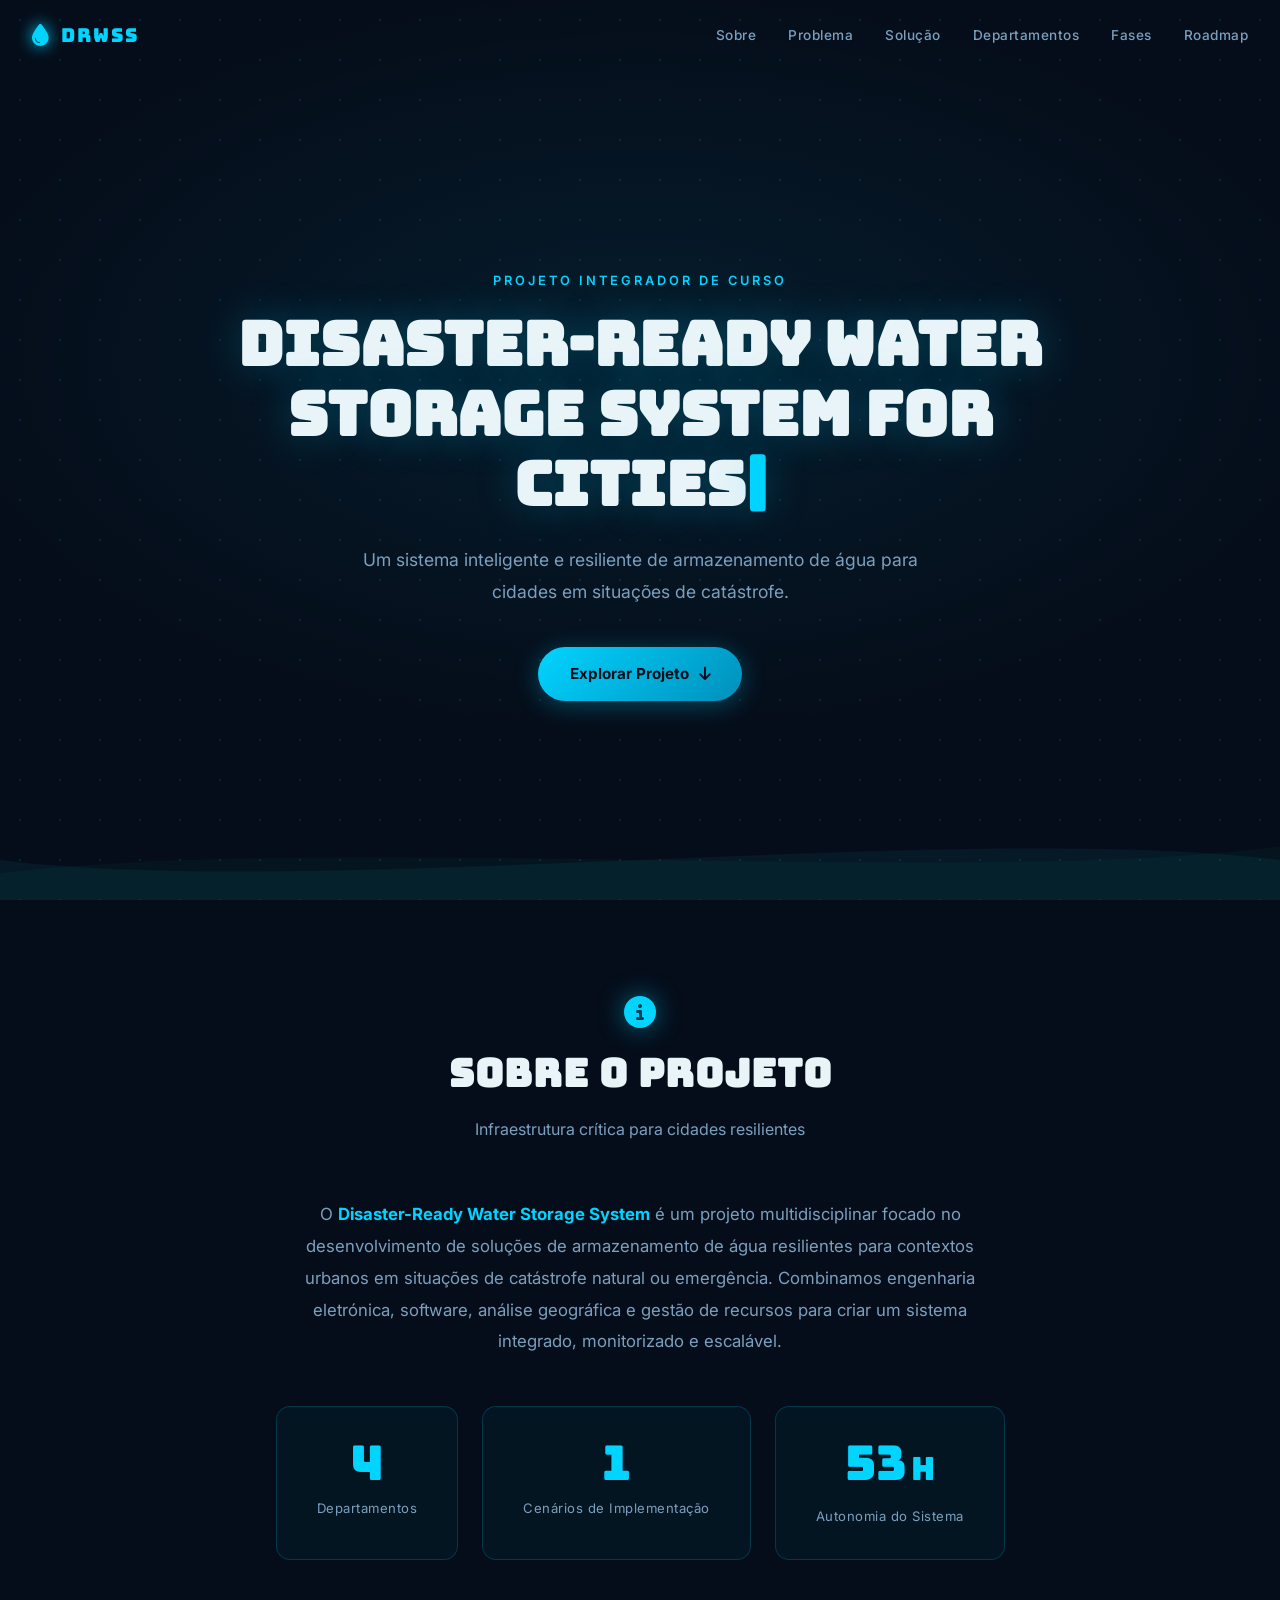
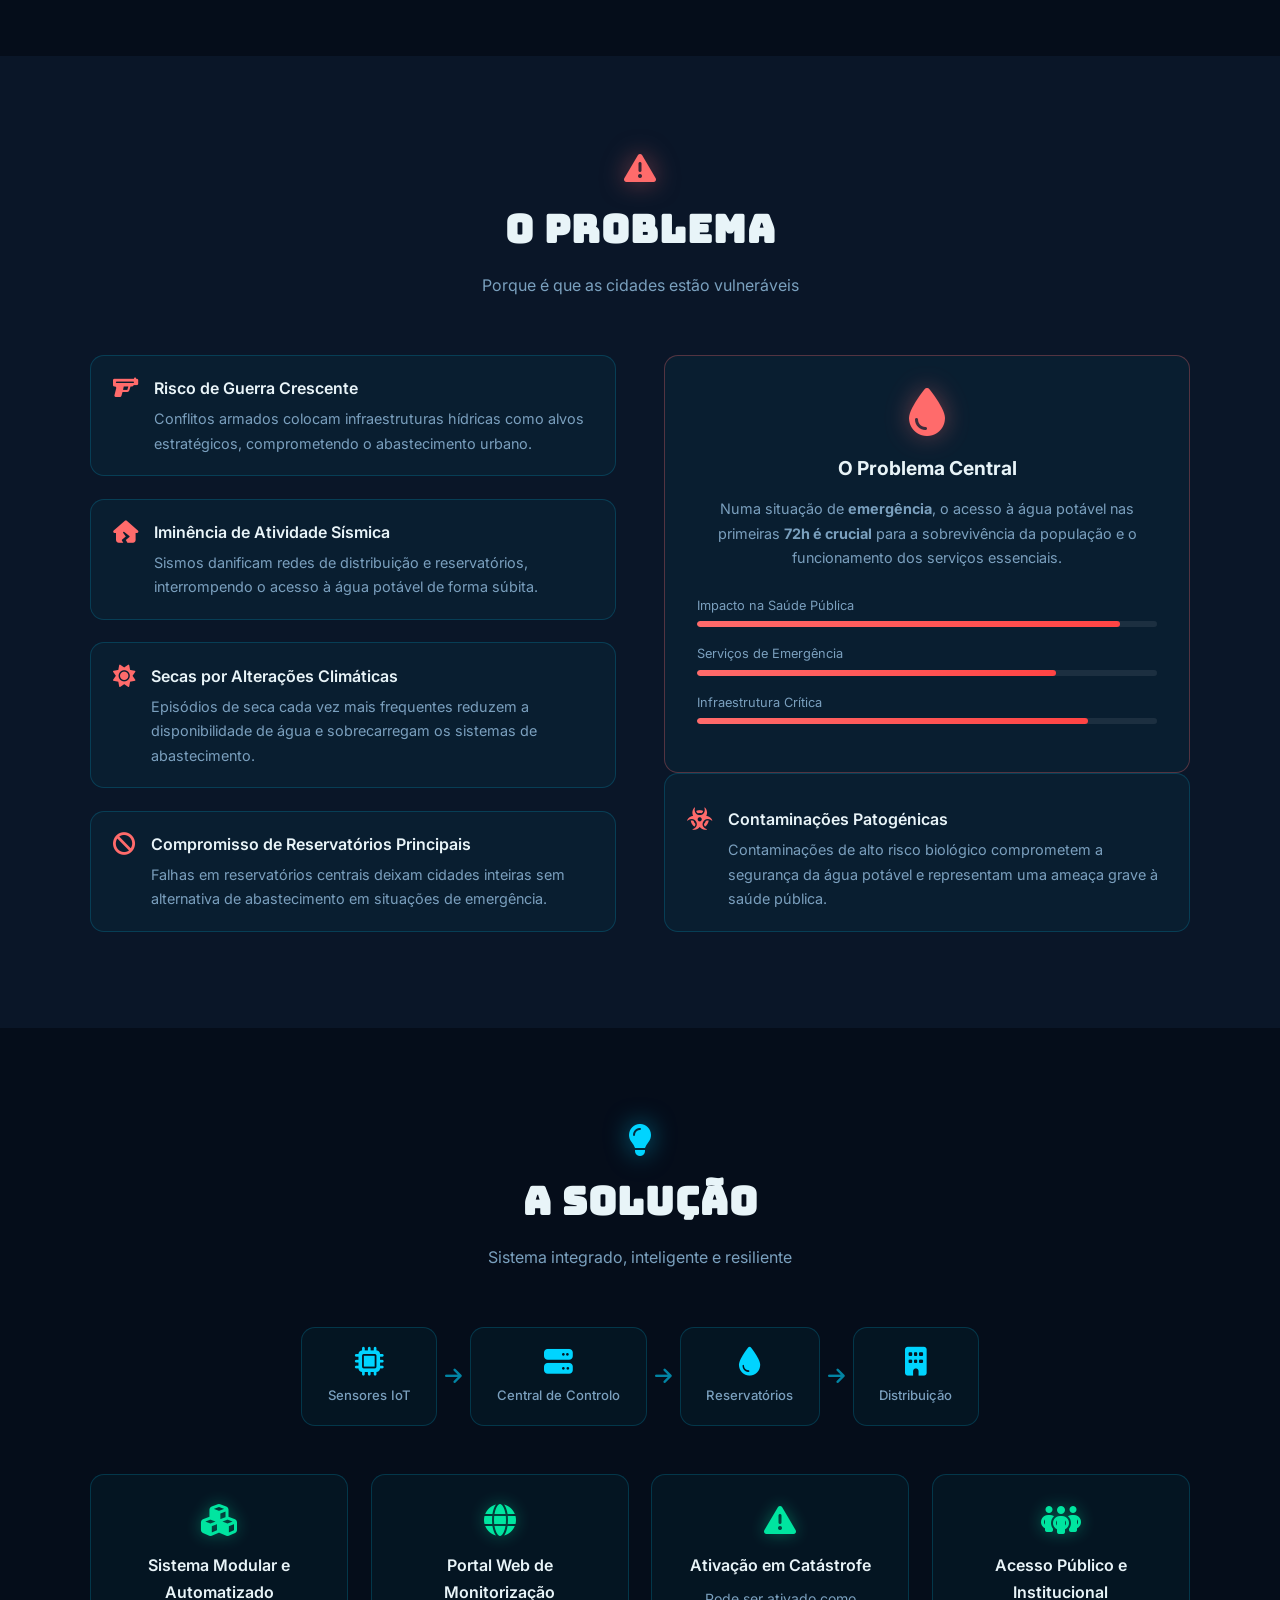
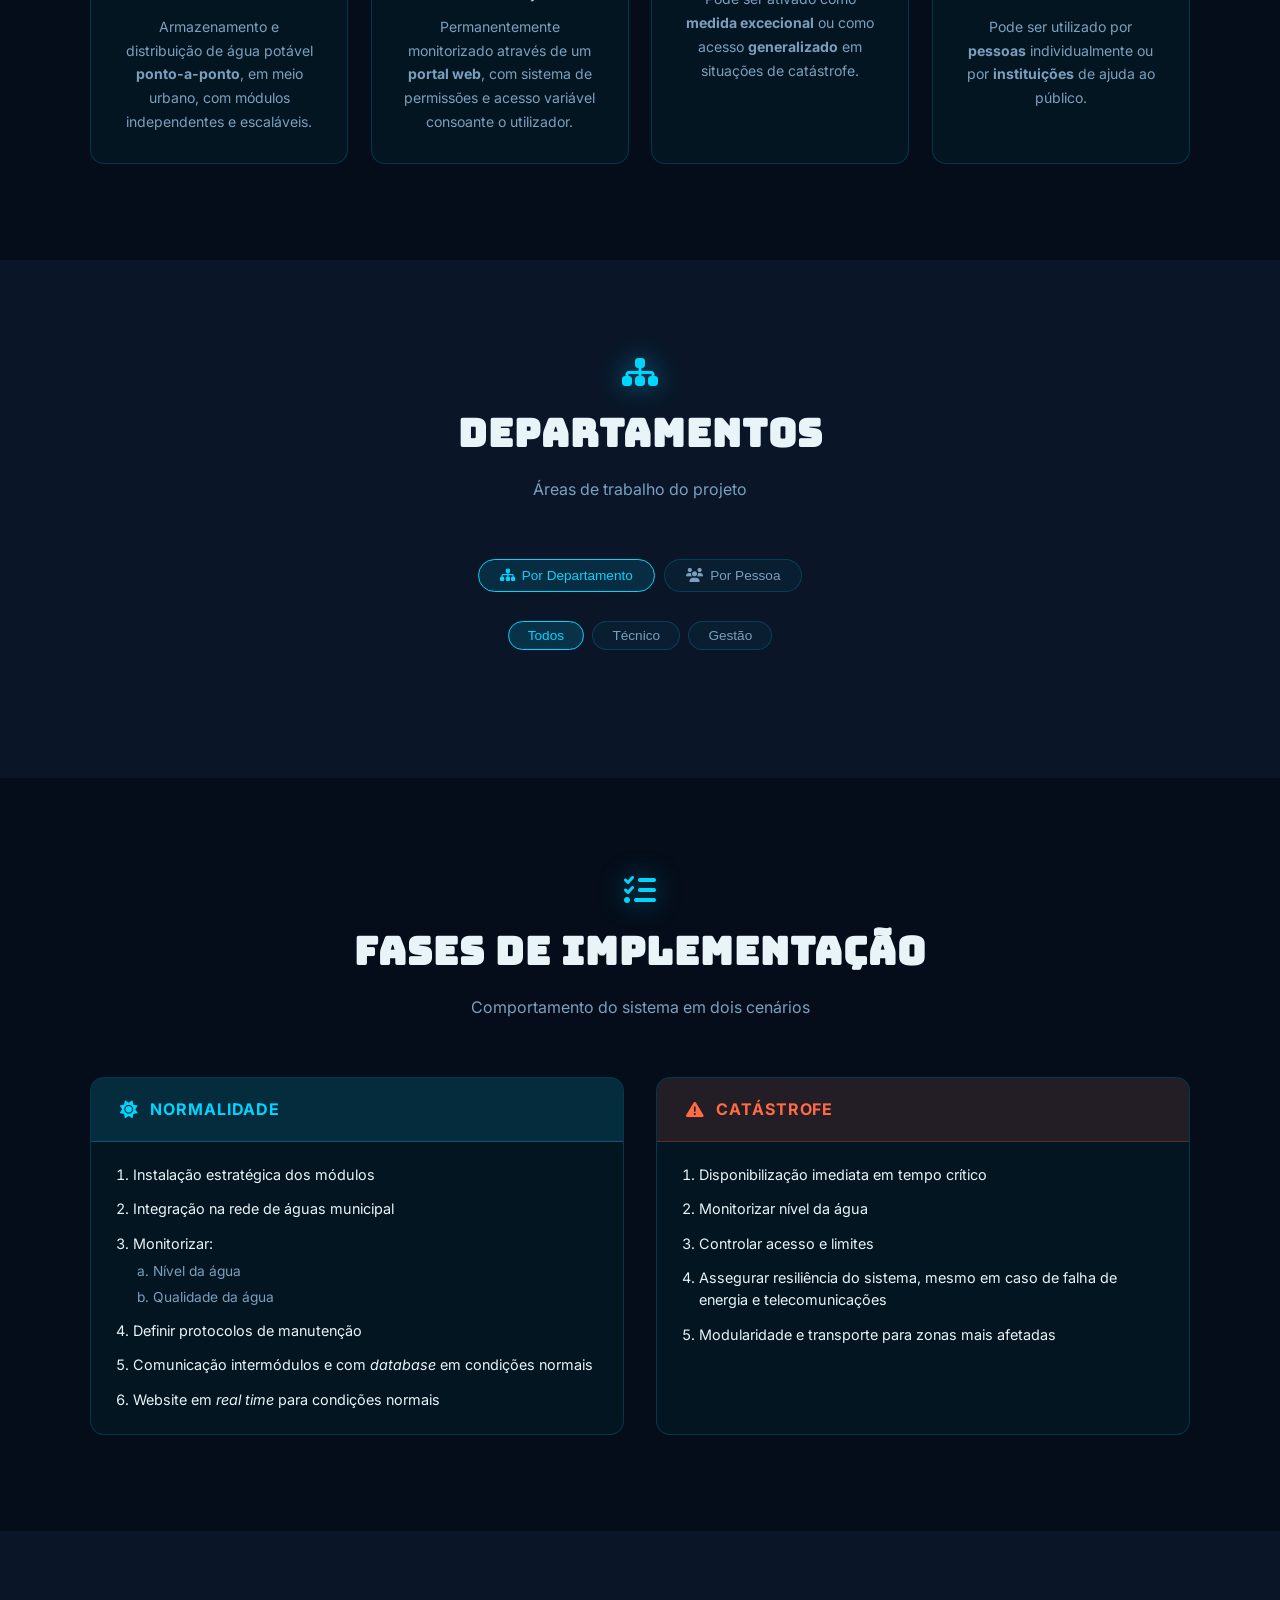
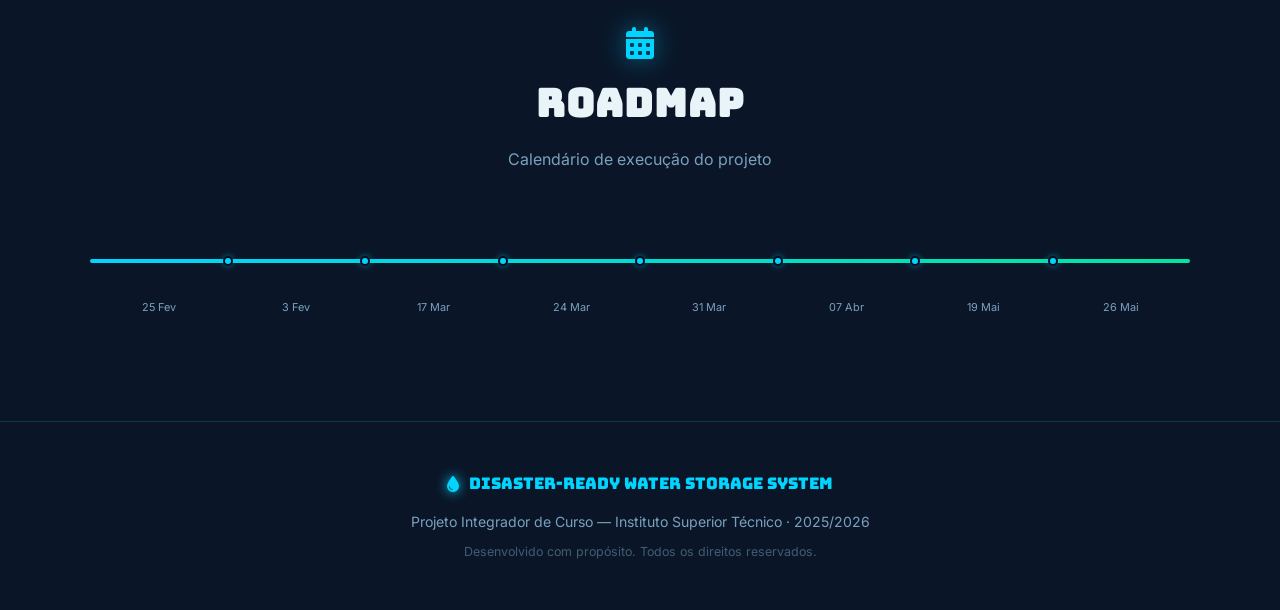
<file: main_page.html>
<!DOCTYPE html>
<html lang="pt">
<head>
    <meta charset="UTF-8">
    <meta name="viewport" content="width=device-width, initial-scale=1.0">
    <title>Disaster-Ready Water Storage System for Cities</title>

    <link rel="stylesheet" href="./style.css" />

    <!-- Google Fonts -->
    <link rel="preconnect" href="https://fonts.googleapis.com">
    <link rel="preconnect" href="https://fonts.gstatic.com" crossorigin>
    <link href="https://fonts.googleapis.com/css2?family=Bungee&family=Inter:wght@300;400;500;600;700&display=swap" rel="stylesheet">

    <!-- Font Awesome Icons -->
    <link rel="stylesheet" href="https://cdnjs.cloudflare.com/ajax/libs/font-awesome/6.5.0/css/all.min.css">

    <!-- AOS Animate On Scroll -->
    <link rel="stylesheet" href="https://cdn.jsdelivr.net/npm/aos@2.3.4/dist/aos.css">
</head>
<body>

    <!-- ===== NAVBAR ===== -->
    <nav class="navbar" id="navbar">
        <div class="nav-logo">
            <i class="fa-solid fa-droplet"></i>
            <span>DRWSS</span>
        </div>
        <ul class="nav-links">
            <li><a href="#about">Sobre</a></li>
            <li><a href="#problem">Problema</a></li>
            <li><a href="#solution">Solução</a></li>
            <li><a href="#departments">Departamentos</a></li>
            <li><a href="#phases">Fases</a></li>
            <li><a href="#roadmap">Roadmap</a></li>
        </ul>
        <button class="nav-menu-btn" id="menuBtn">
            <i class="fa-solid fa-bars"></i>
        </button>
    </nav>

    <!-- ===== HERO ===== -->
    <section class="hero" id="hero">
        <div class="hero-content">
            <p class="hero-label">Projeto Integrador de Curso</p>
            <h1 class="hero-title">
                <span class="typewriter" id="typewriter"></span>
            </h1>
            <p class="hero-subtitle">
                Um sistema inteligente e resiliente de armazenamento de água para cidades em situações de catástrofe.
            </p>
            <a href="#about" class="btn-primary">
                Explorar Projeto <i class="fa-solid fa-arrow-down"></i>
            </a>
        </div>
        <div class="hero-waves">
            <svg viewBox="0 0 1440 120" preserveAspectRatio="none">
                <path class="wave wave1" d="M0,60 C360,120 1080,0 1440,60 L1440,120 L0,120 Z"/>
                <path class="wave wave2" d="M0,80 C360,20 1080,100 1440,40 L1440,120 L0,120 Z"/>
            </svg>
        </div>
    </section>

    <!-- ===== ABOUT ===== -->
    <section class="section" id="about">
        <div class="container">
            <div class="section-header" data-aos="fade-up">
                <i class="fa-solid fa-circle-info section-icon"></i>
                <h2 class="section-title">Sobre o Projeto</h2>
                <p class="section-subtitle">Infraestrutura crítica para cidades resilientes</p>
            </div>
            <p class="about-text" data-aos="fade-up" data-aos-delay="100">
                O <strong>Disaster-Ready Water Storage System</strong> é um projeto multidisciplinar focado no desenvolvimento de
                soluções de armazenamento de água resilientes para contextos urbanos em situações de catástrofe natural ou emergência.
                Combinamos engenharia eletrónica, software, análise geográfica e gestão de recursos para criar um sistema
                integrado, monitorizado e escalável.
            </p>
            <div class="metrics-grid" data-aos="fade-up" data-aos-delay="200">
                <div class="metric-card">
                    <span class="metric-value" data-target="6">0</span>
                    <span class="metric-label">Departamentos</span>
                </div>
                <div class="metric-card">
                    <span class="metric-value" data-target="2">0</span>
                    <span class="metric-label">Cenários de Implementação</span>
                </div>
                <div class="metric-card">
                    <span class="metric-value" data-target="72">0</span>
                    <span class="metric-suffix">h</span>
                    <span class="metric-label">Autonomia do Sistema</span>
                </div>
            </div>
        </div>
    </section>

    <!-- ===== PROBLEM ===== -->
    <section class="section section-alt" id="problem">
        <div class="container">
            <div class="section-header" data-aos="fade-up">
                <i class="fa-solid fa-triangle-exclamation section-icon accent-red"></i>
                <h2 class="section-title">O Problema</h2>
                <p class="section-subtitle">Porque é que as cidades estão vulneráveis</p>
            </div>
            <div class="two-col">
                <div class="problem-list" data-aos="fade-right">
                    <div class="problem-item">
                        <i class="fa-solid fa-gun"></i>
                        <div>
                            <h3>Risco de Guerra Crescente</h3>
                            <p>Conflitos armados colocam infraestruturas hídricas como alvos estratégicos, comprometendo o abastecimento urbano.</p>
                        </div>
                    </div>
                    <div class="problem-item">
                        <i class="fa-solid fa-house-crack"></i>
                        <div>
                            <h3>Iminência de Atividade Sísmica</h3>
                            <p>Sismos danificam redes de distribuição e reservatórios, interrompendo o acesso à água potável de forma súbita.</p>
                        </div>
                    </div>
                    <div class="problem-item">
                        <i class="fa-solid fa-sun"></i>
                        <div>
                            <h3>Secas por Alterações Climáticas</h3>
                            <p>Episódios de seca cada vez mais frequentes reduzem a disponibilidade de água e sobrecarregam os sistemas de abastecimento.</p>
                        </div>
                    </div>
                    <div class="problem-item">
                        <i class="fa-solid fa-ban"></i>
                        <div>
                            <h3>Compromisso de Reservatórios Principais</h3>
                            <p>Falhas em reservatórios centrais deixam cidades inteiras sem alternativa de abastecimento em situações de emergência.</p>
                        </div>
                    </div>
                </div>
                <div class="problem-visual" data-aos="fade-left">
                    <div class="problem-card-big">
                        <i class="fa-solid fa-droplet"></i>
                        <h3>O Problema Central</h3>
                        <p>Numa situação de <strong>emergência</strong>, o acesso à água potável nas primeiras <strong>72h é crucial</strong> para a sobrevivência da população e o funcionamento dos serviços essenciais.</p>
                        <div class="impact-bar">
                            <span>Impacto na Saúde Pública</span>
                            <div class="bar"><div class="bar-fill" style="--pct: 92%"></div></div>
                        </div>
                        <div class="impact-bar">
                            <span>Serviços de Emergência</span>
                            <div class="bar"><div class="bar-fill" style="--pct: 78%"></div></div>
                        </div>
                        <div class="impact-bar">
                            <span>Infraestrutura Crítica</span>
                            <div class="bar"><div class="bar-fill" style="--pct: 85%"></div></div>
                        </div>
                    </div>
                    <div class="problem-item" data-aos="fade-left" data-aos-delay="100">
                        <i class="fa-solid fa-biohazard"></i>
                        <div>
                            <h3>Contaminações Patogénicas</h3>
                            <p>Contaminações de alto risco biológico comprometem a segurança da água potável e representam uma ameaça grave à saúde pública.</p>
                        </div>
                    </div>
                </div>
            </div>
        </div>
    </section>

    <!-- ===== SOLUTION ===== -->
    <section class="section" id="solution">
        <div class="container">
            <div class="section-header" data-aos="fade-up">
                <i class="fa-solid fa-lightbulb section-icon"></i>
                <h2 class="section-title">A Solução</h2>
                <p class="section-subtitle">Sistema integrado, inteligente e resiliente</p>
            </div>
            <div class="solution-diagram" data-aos="fade-up" data-aos-delay="100">
                <div class="diagram-node node-sensor">
                    <i class="fa-solid fa-microchip"></i>
                    <span>Sensores IoT</span>
                </div>
                <div class="diagram-arrow"><i class="fa-solid fa-arrow-right"></i></div>
                <div class="diagram-node node-main">
                    <i class="fa-solid fa-server"></i>
                    <span>Central de Controlo</span>
                </div>
                <div class="diagram-arrow"><i class="fa-solid fa-arrow-right"></i></div>
                <div class="diagram-node node-storage">
                    <i class="fa-solid fa-droplet"></i>
                    <span>Reservatórios</span>
                </div>
                <div class="diagram-arrow"><i class="fa-solid fa-arrow-right"></i></div>
                <div class="diagram-node node-city">
                    <i class="fa-solid fa-building"></i>
                    <span>Distribuição</span>
                </div>
            </div>
            <div class="solution-cards" data-aos="fade-up" data-aos-delay="200">
                <div class="sol-card">
                    <i class="fa-solid fa-cubes"></i>
                    <h3>Sistema Modular e Automatizado</h3>
                    <p>Armazenamento e distribuição de água potável <strong>ponto-a-ponto</strong>, em meio urbano, com módulos independentes e escaláveis.</p>
                </div>
                <div class="sol-card">
                    <i class="fa-solid fa-globe"></i>
                    <h3>Portal Web de Monitorização</h3>
                    <p>Permanentemente monitorizado através de um <strong>portal web</strong>, com sistema de permissões e acesso variável consoante o utilizador.</p>
                </div>
                <div class="sol-card">
                    <i class="fa-solid fa-triangle-exclamation"></i>
                    <h3>Ativação em Catástrofe</h3>
                    <p>Pode ser ativado como <strong>medida excecional</strong> ou como acesso <strong>generalizado</strong> em situações de catástrofe.</p>
                </div>
                <div class="sol-card">
                    <i class="fa-solid fa-people-group"></i>
                    <h3>Acesso Público e Institucional</h3>
                    <p>Pode ser utilizado por <strong>pessoas</strong> individualmente ou por <strong>instituições</strong> de ajuda ao público.</p>
                </div>
            </div>
        </div>
    </section>

    <!-- ===== DEPARTMENTS ===== -->
    <section class="section section-alt" id="departments">
        <div class="container">
            <div class="section-header" data-aos="fade-up">
                <i class="fa-solid fa-sitemap section-icon"></i>
                <h2 class="section-title">Departamentos</h2>
                <p class="section-subtitle">Áreas de trabalho do projeto</p>
            </div>

            <!-- Tabs de vista -->
            <div class="dept-tabs" id="deptTabs" data-aos="fade-up" data-aos-delay="50">
                <button class="dept-tab active" data-view="dept">
                    <i class="fa-solid fa-sitemap"></i> Por Departamento
                </button>
                <button class="dept-tab" data-view="person">
                    <i class="fa-solid fa-users"></i> Por Pessoa
                </button>
            </div>

            <!-- Vista: Por Departamento -->
            <div id="deptView">
                <div class="dept-filter" id="deptFilter" data-aos="fade-up" data-aos-delay="100">
                    <button class="btn-filter active" data-filter="all">Todos</button>
                    <button class="btn-filter" data-filter="tecnico">Técnico</button>
                    <button class="btn-filter" data-filter="gestao">Gestão</button>
                </div>
                <div class="dept-grid" id="deptGrid">
                    <!-- cards inseridos pelo script.js -->
                </div>
            </div>

            <!-- Vista: Por Pessoa -->
            <div id="personView" style="display:none">
                <div class="team-grid" id="personGridDept" data-aos="fade-up" data-aos-delay="100">
                    <!-- cards gerados por script.js -->
                </div>
            </div>
        </div>
    </section>

    <!-- ===== IMPLEMENTATION PHASES ===== -->
    <section class="section" id="phases">
        <div class="container">
            <div class="section-header" data-aos="fade-up">
                <i class="fa-solid fa-list-check section-icon"></i>
                <h2 class="section-title">Fases de Implementação</h2>
                <p class="section-subtitle">Comportamento do sistema em dois cenários</p>
            </div>
            <div class="phases-grid">
                <div class="phase-col normalidade" data-aos="fade-right" data-aos-delay="100">
                    <div class="phase-col-header">
                        <i class="fa-solid fa-sun"></i>
                        <h3>Normalidade</h3>
                    </div>
                    <ol class="phase-list">
                        <li>Instalação estratégica dos módulos</li>
                        <li>Integração na rede de águas municipal</li>
                        <li>
                            Monitorizar:
                            <ul class="phase-sublist">
                                <li>Nível da água</li>
                                <li>Qualidade da água</li>
                            </ul>
                        </li>
                        <li>Definir protocolos de manutenção</li>
                        <li>Comunicação intermódulos e com <em>database</em> em condições normais</li>
                        <li>Website em <em>real time</em> para condições normais</li>
                    </ol>
                </div>
                <div class="phase-col catastrofe" data-aos="fade-left" data-aos-delay="100">
                    <div class="phase-col-header">
                        <i class="fa-solid fa-triangle-exclamation"></i>
                        <h3>Catástrofe</h3>
                    </div>
                    <ol class="phase-list">
                        <li>Disponibilização imediata em tempo crítico</li>
                        <li>Monitorizar nível da água</li>
                        <li>Controlar acesso e limites</li>
                        <li>Assegurar resiliência do sistema, mesmo em caso de falha de energia e telecomunicações</li>
                        <li>Modularidade e transporte para zonas mais afetadas</li>
                    </ol>
                </div>
            </div>
        </div>
    </section>

    <!-- ===== ROADMAP ===== -->
    <section class="section section-alt" id="roadmap">
        <div class="container">
            <div class="section-header" data-aos="fade-up">
                <i class="fa-solid fa-calendar-days section-icon"></i>
                <h2 class="section-title">Roadmap</h2>
                <p class="section-subtitle">Calendário de execução do projeto</p>
            </div>
            <div class="roadmap-segs">

                <div class="roadmap-seg">
                    <div class="roadmap-popup">
                        <div class="rm-popup-header"><span class="rm-step">01</span>25 Fev – 3 Mar</div>
                        <ul class="roadmap-tasks">
                            <li>Lançamento do site e blogue da equipa – <strong>Software</strong></li>
                            <li>Proposta de projeto revista</li>
                            <li>Planeamento de entrevistas – <strong>Relações Externas</strong></li>
                        </ul>
                    </div>
                    <span class="rm-seg-label">25 Fev</span>
                </div>

                <div class="roadmap-seg">
                    <div class="roadmap-popup">
                        <div class="rm-popup-header"><span class="rm-step">02</span>3 Fev – 17 Mar</div>
                        <ul class="roadmap-tasks">
                            <li>Lista de requisitos da solução
                                <ul class="roadmap-subtasks">
                                    <li>Requisitos Funcionais</li>
                                    <li>Requisitos Não Funcionais</li>
                                    <li>Requisitos de Negócio e Restrições – <strong>Orçamento</strong></li>
                                    <li>Requisitos Técnicos – <strong>Eletrónica</strong></li>
                                    <li>Requisitos de Utilizador – <strong>Relações Externas</strong></li>
                                    <li>Requisitos Regulatórios e Ambientais – <strong>Geográfica</strong></li>
                                    <li>Requisitos de Manutenção</li>
                                    <li>Assunções &amp; Dependências</li>
                                </ul>
                            </li>
                        </ul>
                    </div>
                    <span class="rm-seg-label">3 Fev</span>
                </div>

                <div class="roadmap-seg">
                    <div class="roadmap-popup">
                        <div class="rm-popup-header"><span class="rm-step">03</span>17 Mar – 24 Mar</div>
                        <ul class="roadmap-tasks">
                            <li>Lista de Materiais para o protótipo – <strong>Eletrónica</strong></li>
                            <li>Gestão de Custos – <strong>Orçamento</strong></li>
                            <li>Pesquisa da equipa de <strong>Geografia e Estatística</strong></li>
                        </ul>
                    </div>
                    <span class="rm-seg-label">17 Mar</span>
                </div>

                <div class="roadmap-seg">
                    <div class="roadmap-popup">
                        <div class="rm-popup-header"><span class="rm-step">04</span>24 Mar – 31 Mar</div>
                        <ul class="roadmap-tasks">
                            <li>Versão provisória da apresentação intermédia</li>
                        </ul>
                    </div>
                    <span class="rm-seg-label">24 Mar</span>
                </div>

                <div class="roadmap-seg">
                    <div class="roadmap-popup">
                        <div class="rm-popup-header"><span class="rm-step">05</span>31 Mar – 07 Abr</div>
                        <ul class="roadmap-tasks">
                            <li>Versão final da apresentação intermédia</li>
                            <li>Obter materiais para construção do protótipo</li>
                        </ul>
                    </div>
                    <span class="rm-seg-label">31 Mar</span>
                </div>

                <div class="roadmap-seg">
                    <div class="roadmap-popup">
                        <div class="rm-popup-header"><span class="rm-step">06</span>07 Abr – 19 Mai</div>
                        <ul class="roadmap-tasks">
                            <li>Desenvolvimento da primeira versão do protótipo:
                                <ul class="roadmap-subtasks">
                                    <li>Versão demo do portal de monitorização – <strong>Software</strong></li>
                                    <li>Versão demo do módulo de armazenamento – <strong>Firmware</strong></li>
                                    <li>Versão demo da monitorização de acesso – <strong>Firmware/Software</strong></li>
                                    <li>Utilização do protótipo em condições de exceção e normalidade</li>
                                </ul>
                            </li>
                        </ul>
                    </div>
                    <span class="rm-seg-label">07 Abr</span>
                </div>

                <div class="roadmap-seg">
                    <div class="roadmap-popup">
                        <div class="rm-popup-header"><span class="rm-step">07</span>19 Mai – 26 Mai</div>
                        <ul class="roadmap-tasks">
                            <li>Conclusão do protótipo – <strong>Firmware/Software</strong></li>
                        </ul>
                    </div>
                    <span class="rm-seg-label">19 Mai</span>
                </div>

                <div class="roadmap-seg">
                    <div class="roadmap-popup">
                        <div class="rm-popup-header"><span class="rm-step">08</span>26 Mai – 2 Jun</div>
                        <ul class="roadmap-tasks">
                            <li>Finalizar site web e blogue da equipa portal – <strong>Software</strong></li>
                            <li>Apresentar o portal de monitorização em funcionamento com a rede protótipo de módulos – <strong>Firmware/Software</strong></li>
                            <li>Vídeo de exemplificação do funcionamento do projeto através do protótipo</li>
                            <li>Pitch Deck</li>
                            <li>EletroCap EletroDay Poster</li>
                        </ul>
                    </div>
                    <span class="rm-seg-label">26 Mai</span>
                </div>

            </div>
        </div>
    </section>

    <!-- ===== FOOTER ===== -->
    <footer class="footer">
        <div class="container">
            <div class="footer-logo">
                <i class="fa-solid fa-droplet"></i>
                <span>Disaster-Ready Water Storage System</span>
            </div>
            <p class="footer-sub">Projeto Integrador de Curso — Instituto Superior Técnico · 2025/2026</p>
            <p class="footer-copy">Desenvolvido com propósito. Todos os direitos reservados.</p>
        </div>
    </footer>

    <!-- AOS JS -->
    <script src="https://cdn.jsdelivr.net/npm/aos@2.3.4/dist/aos.js"></script>
    <!-- Main JS -->
    <script src="./script.js"></script>
</body>
</html>
</file>
<file: style.css>
/* ===================================================
   DISASTER-READY WATER STORAGE SYSTEM — STYLES
   Dark theme + Cyan/Blue water palette
   =================================================== */

/* ---- CSS VARIABLES — DARK MODE (default) ---- */
:root {
    --bg-primary:    #050d1a;
    --bg-secondary:  #0a1628;
    --bg-card:       #0d1f38;
    --accent-cyan:   #00d4ff;
    --accent-green:  #00e5a0;
    --accent-red:    #ff6b6b;
    --text-primary:  #e8f4f8;
    --text-muted:    #7aa0be;
    --glass-bg:      rgba(0, 212, 255, 0.04);
    --glass-border:  rgba(0, 212, 255, 0.18);
    --nav-height:    70px;
    --radius:        14px;
    --transition:    all 0.3s ease;
}

/* ---- CSS VARIABLES — LIGHT MODE ---- */
body.light-mode {
    --bg-primary:    #bcd9ef;
    --bg-secondary:  #9bc6e5;
    --bg-card:       #d2e8f5;
    --accent-cyan:   #005f99;
    --accent-green:  #007a5e;
    --accent-red:    #b83232;
    --text-primary:  #05131f;
    --text-muted:    #1c4a68;
    --glass-bg:      rgba(0, 70, 140, 0.08);
    --glass-border:  rgba(0, 70, 140, 0.22);
}

/* Overrides for hardcoded dark colours */
body.light-mode .navbar.scrolled {
    background: rgba(180, 215, 240, 0.92);
}

body.light-mode .hero {
    background: radial-gradient(ellipse 80% 60% at 50% 40%,
        rgba(0, 70, 140, 0.2) 0%,
        transparent 70%),
        var(--bg-primary);
}

body.light-mode .hero::before {
    background-image: radial-gradient(circle, rgba(0, 70, 140, 0.15) 1px, transparent 1px);
}

body.light-mode .wave1 {
    fill: rgba(0, 60, 130, 0.22);
}

body.light-mode .wave2 {
    fill: rgba(0, 130, 110, 0.16);
}

/* ---- THEME TOGGLE BUTTON ---- */
.theme-toggle {
    background: none;
    border: 1px solid var(--glass-border);
    color: var(--accent-cyan);
    font-size: 1rem;
    cursor: pointer;
    padding: 0.4rem 0.65rem;
    border-radius: 8px;
    transition: var(--transition);
    display: flex;
    align-items: center;
}

.theme-toggle:hover {
    background: var(--glass-bg);
}

/* ---- RESET & BASE ---- */
*, *::before, *::after {
    box-sizing: border-box;
    margin: 0;
    padding: 0;
}

html {
    scroll-behavior: smooth;
}

body {
    background-color: var(--bg-primary);
    color: var(--text-primary);
    font-family: 'Inter', sans-serif;
    font-size: 16px;
    line-height: 1.7;
    overflow-x: hidden;
}

a {
    color: inherit;
    text-decoration: none;
}

ul {
    list-style: none;
}

img {
    max-width: 100%;
}

/* ---- SCROLLBAR ---- */
::-webkit-scrollbar {
    width: 6px;
}
::-webkit-scrollbar-track {
    background: var(--bg-primary);
}
::-webkit-scrollbar-thumb {
    background: var(--accent-cyan);
    border-radius: 3px;
}

/* ===================================================
   NAVBAR
   =================================================== */
.navbar {
    position: fixed;
    top: 0;
    left: 0;
    right: 0;
    height: var(--nav-height);
    display: flex;
    align-items: center;
    justify-content: space-between;
    padding: 0 2rem;
    z-index: 1000;
    transition: var(--transition);
}

.navbar.scrolled {
    background: rgba(5, 13, 26, 0.85);
    backdrop-filter: blur(16px);
    border-bottom: 1px solid var(--glass-border);
}

.nav-logo {
    display: flex;
    align-items: center;
    gap: 0.6rem;
    font-family: 'Bungee', sans-serif;
    font-size: 1.2rem;
    color: var(--accent-cyan);
    letter-spacing: 2px;
}

.nav-logo i {
    font-size: 1.4rem;
    filter: drop-shadow(0 0 8px var(--accent-cyan));
}

.nav-links {
    display: flex;
    gap: 2rem;
}

.nav-links a {
    font-size: 0.85rem;
    font-weight: 500;
    color: var(--text-muted);
    letter-spacing: 0.5px;
    transition: var(--transition);
    position: relative;
    padding-bottom: 2px;
}

.nav-links a::after {
    content: '';
    position: absolute;
    bottom: 0;
    left: 0;
    width: 0;
    height: 1px;
    background: var(--accent-cyan);
    transition: width 0.3s ease;
}

.nav-links a:hover {
    color: var(--accent-cyan);
}

.nav-links a:hover::after {
    width: 100%;
}

.nav-menu-btn {
    display: none;
    background: none;
    border: none;
    color: var(--accent-cyan);
    font-size: 1.4rem;
    cursor: pointer;
}

/* ===================================================
   HERO
   =================================================== */
.hero {
    min-height: 100vh;
    display: flex;
    align-items: center;
    justify-content: center;
    text-align: center;
    padding: var(--nav-height) 2rem 0;
    position: relative;
    background: radial-gradient(ellipse 80% 60% at 50% 40%,
        rgba(0, 212, 255, 0.08) 0%,
        transparent 70%),
        var(--bg-primary);
    overflow: hidden;
}

/* Grid background dots */
.hero::before {
    content: '';
    position: absolute;
    inset: 0;
    background-image:
        radial-gradient(circle, rgba(0, 212, 255, 0.12) 1px, transparent 1px);
    background-size: 40px 40px;
    pointer-events: none;
}

.hero-content {
    position: relative;
    z-index: 1;
    max-width: 860px;
}

.hero-label {
    font-size: 0.8rem;
    font-weight: 600;
    letter-spacing: 3px;
    text-transform: uppercase;
    color: var(--accent-cyan);
    margin-bottom: 1.2rem;
}

.hero-title {
    font-family: 'Bungee', sans-serif;
    font-size: clamp(2rem, 5vw, 3.8rem);
    line-height: 1.15;
    color: var(--text-primary);
    text-shadow: 0 0 40px rgba(0, 212, 255, 0.25);
    margin-bottom: 1.5rem;
    min-height: 1.4em;
}

.typewriter::after {
    content: '|';
    color: var(--accent-cyan);
    animation: blink 0.7s infinite;
}

@keyframes blink {
    0%, 100% { opacity: 1; }
    50% { opacity: 0; }
}

.hero-subtitle {
    font-size: 1.1rem;
    color: var(--text-muted);
    max-width: 560px;
    margin: 0 auto 2.5rem;
    line-height: 1.8;
}

.btn-primary {
    display: inline-flex;
    align-items: center;
    gap: 0.6rem;
    background: linear-gradient(135deg, var(--accent-cyan), #0090bb);
    color: var(--bg-primary);
    font-weight: 700;
    font-size: 0.95rem;
    padding: 0.85rem 2rem;
    border-radius: 50px;
    transition: var(--transition);
    box-shadow: 0 4px 24px rgba(0, 212, 255, 0.3);
}

.btn-primary:hover {
    transform: translateY(-3px);
    box-shadow: 0 8px 32px rgba(0, 212, 255, 0.5);
}

/* Wave SVG at bottom of hero */
.hero-waves {
    position: absolute;
    bottom: 0;
    left: 0;
    right: 0;
    line-height: 0;
}

.hero-waves svg {
    width: 100%;
    height: 80px;
}

.wave {
    animation: waveMove 8s linear infinite;
}

.wave1 {
    fill: rgba(0, 212, 255, 0.06);
    animation-duration: 8s;
}

.wave2 {
    fill: rgba(0, 229, 160, 0.04);
    animation-duration: 12s;
    animation-direction: reverse;
}

@keyframes waveMove {
    0% { transform: translateX(0); }
    100% { transform: translateX(-50px); }
}

/* ===================================================
   SECTIONS — COMMON
   =================================================== */
.section {
    padding: 6rem 2rem;
}

.section-alt {
    background: var(--bg-secondary);
}

.container {
    max-width: 1100px;
    margin: 0 auto;
}

.section-header {
    text-align: center;
    margin-bottom: 3.5rem;
}

.section-icon {
    font-size: 2rem;
    color: var(--accent-cyan);
    margin-bottom: 0.8rem;
    display: block;
    filter: drop-shadow(0 0 12px rgba(0, 212, 255, 0.5));
}

.section-icon.accent-red {
    color: var(--accent-red);
    filter: drop-shadow(0 0 12px rgba(255, 107, 107, 0.5));
}

.section-title {
    font-family: 'Bungee', sans-serif;
    font-size: clamp(1.8rem, 3vw, 2.6rem);
    letter-spacing: 1px;
    margin-bottom: 0.6rem;
}

.section-subtitle {
    color: var(--text-muted);
    font-size: 1rem;
}

/* ===================================================
   ABOUT
   =================================================== */
.about-text {
    text-align: center;
    max-width: 720px;
    margin: 0 auto 3rem;
    font-size: 1.05rem;
    color: var(--text-muted);
    line-height: 1.9;
}

.about-text strong {
    color: var(--accent-cyan);
}

.metrics-grid {
    display: flex;
    gap: 1.5rem;
    justify-content: center;
    flex-wrap: wrap;
}

.metric-card {
    background: var(--glass-bg);
    border: 1px solid var(--glass-border);
    border-radius: var(--radius);
    padding: 2rem 2.5rem;
    text-align: center;
    backdrop-filter: blur(8px);
    min-width: 160px;
    transition: var(--transition);
}

.metric-card:hover {
    transform: translateY(-6px);
    border-color: var(--accent-cyan);
    box-shadow: 0 8px 30px rgba(0, 212, 255, 0.15);
}

.metric-value {
    display: inline-block;
    font-family: 'Bungee', sans-serif;
    font-size: 3rem;
    color: var(--accent-cyan);
    line-height: 1;
}

.metric-suffix {
    font-family: 'Bungee', sans-serif;
    font-size: 2rem;
    color: var(--accent-cyan);
}

.metric-label {
    display: block;
    font-size: 0.82rem;
    color: var(--text-muted);
    margin-top: 0.5rem;
    letter-spacing: 0.5px;
}

/* ===================================================
   PROBLEM
   =================================================== */
.two-col {
    display: grid;
    grid-template-columns: 1fr 1fr;
    gap: 3rem;
    align-items: stretch;
}

.problem-list {
    display: flex;
    flex-direction: column;
    gap: 1.4rem;
}

.problem-item {
    display: flex;
    gap: 1rem;
    align-items: flex-start;
    background: var(--glass-bg);
    border: 1px solid var(--glass-border);
    border-radius: var(--radius);
    padding: 1.2rem 1.4rem;
    transition: var(--transition);
}

.problem-item:hover {
    border-color: var(--accent-red);
    box-shadow: 0 4px 20px rgba(255, 107, 107, 0.1);
}

.problem-item > i {
    font-size: 1.4rem;
    color: var(--accent-red);
    margin-top: 2px;
    flex-shrink: 0;
}

.problem-item h3 {
    font-size: 1rem;
    font-weight: 600;
    margin-bottom: 0.3rem;
}

.problem-item p {
    font-size: 0.9rem;
    color: var(--text-muted);
}

.problem-visual {
    display: flex;
    flex-direction: column;
    height: 100%;
}

.problem-visual > .problem-item {
    margin-top: auto;
    padding-top: 2rem;
}

.problem-card-big {
    background: var(--glass-bg);
    border: 1px solid rgba(255, 107, 107, 0.3);
    border-radius: var(--radius);
    padding: 2rem;
    text-align: center;
}

.problem-card-big > i {
    font-size: 3rem;
    color: var(--accent-red);
    margin-bottom: 1rem;
    display: block;
    filter: drop-shadow(0 0 12px rgba(255, 107, 107, 0.4));
}

.problem-card-big h3 {
    font-size: 1.2rem;
    margin-bottom: 0.8rem;
}

.problem-card-big > p {
    font-size: 0.9rem;
    color: var(--text-muted);
    margin-bottom: 1.5rem;
}

.impact-bar {
    margin-bottom: 1rem;
    text-align: left;
}

.impact-bar span {
    font-size: 0.8rem;
    color: var(--text-muted);
    display: block;
    margin-bottom: 0.3rem;
}

.bar {
    height: 6px;
    background: rgba(255,255,255,0.08);
    border-radius: 3px;
    overflow: hidden;
}

.bar-fill {
    height: 100%;
    width: 0;
    background: linear-gradient(90deg, var(--accent-red), #ff4444);
    border-radius: 3px;
    transition: width 1.5s ease;
}

.bar-fill.animated {
    width: var(--pct);
}

/* ===================================================
   SOLUTION
   =================================================== */
.solution-diagram {
    display: flex;
    align-items: center;
    justify-content: center;
    gap: 0;
    flex-wrap: wrap;
    margin-bottom: 3rem;
}

.diagram-node {
    display: flex;
    flex-direction: column;
    align-items: center;
    gap: 0.5rem;
    background: var(--glass-bg);
    border: 1px solid var(--glass-border);
    border-radius: var(--radius);
    padding: 1.2rem 1.6rem;
    min-width: 120px;
    text-align: center;
    transition: var(--transition);
}

.diagram-node:hover {
    border-color: var(--accent-cyan);
    box-shadow: 0 0 20px rgba(0, 212, 255, 0.2);
    transform: translateY(-4px);
}

.diagram-node i {
    font-size: 1.8rem;
    color: var(--accent-cyan);
}

.diagram-node span {
    font-size: 0.82rem;
    font-weight: 500;
    color: var(--text-muted);
}

.diagram-arrow {
    color: var(--accent-cyan);
    font-size: 1.2rem;
    padding: 0 0.5rem;
    opacity: 0.6;
}

.solution-cards {
    display: grid;
    grid-template-columns: repeat(auto-fit, minmax(220px, 1fr));
    gap: 1.4rem;
}

.sol-card {
    background: var(--glass-bg);
    border: 1px solid var(--glass-border);
    border-radius: var(--radius);
    padding: 1.8rem;
    transition: var(--transition);
    text-align: center;
}

.sol-card:hover {
    border-color: var(--accent-cyan);
    transform: translateY(-6px);
    box-shadow: 0 8px 30px rgba(0, 212, 255, 0.15);
}

.sol-card i {
    font-size: 2rem;
    color: var(--accent-green);
    margin-bottom: 1rem;
    display: block;
    filter: drop-shadow(0 0 8px rgba(0, 229, 160, 0.4));
}

.sol-card h3 {
    font-size: 1rem;
    font-weight: 600;
    margin-bottom: 0.5rem;
}

.sol-card p {
    font-size: 0.88rem;
    color: var(--text-muted);
}

/* ===================================================
   TEAM
   =================================================== */
.team-grid {
    display: flex;
    flex-wrap: wrap;
    gap: 1.4rem;
    justify-content: center;
    margin-bottom: 1.5rem;
}

.team-card {
    background: var(--glass-bg);
    border: 1px solid var(--glass-border);
    border-radius: var(--radius);
    padding: 2rem 1.5rem;
    text-align: center;
    width: 180px;
    transition: var(--transition);
}

.team-card:hover {
    border-color: var(--accent-cyan);
    transform: translateY(-6px);
    box-shadow: 0 8px 30px rgba(0, 212, 255, 0.15);
}

.team-avatar {
    width: 64px;
    height: 64px;
    border-radius: 50%;
    background: linear-gradient(135deg, rgba(0,212,255,0.2), rgba(0,229,160,0.1));
    border: 2px solid var(--glass-border);
    display: flex;
    align-items: center;
    justify-content: center;
    margin: 0 auto 1rem;
}

.team-avatar i {
    font-size: 1.6rem;
    color: var(--accent-cyan);
}

.team-avatar img {
    width: 100%;
    height: 100%;
    object-fit: cover;
    border-radius: 50%;
}

.team-card h3 {
    font-size: 0.95rem;
    font-weight: 600;
    margin-bottom: 0.4rem;
}

.team-role {
    font-size: 0.78rem;
    color: var(--accent-green);
    font-weight: 500;
}

.team-note {
    text-align: center;
    font-size: 0.82rem;
    color: var(--text-muted);
    opacity: 0.6;
}

.team-note i {
    margin-right: 0.4rem;
}

/* Role badge (Leader / Member) */
.team-role-badge {
    display: inline-block;
    font-size: 0.72rem;
    font-weight: 600;
    letter-spacing: 0.04em;
    padding: 0.25rem 0.65rem;
    border-radius: 20px;
    margin-bottom: 0.55rem;
}

.badge-leader {
    background: rgba(0, 212, 255, 0.12);
    color: var(--accent-cyan);
    border: 1px solid rgba(0, 212, 255, 0.35);
}

.badge-member {
    background: rgba(0, 229, 160, 0.1);
    color: var(--accent-green);
    border: 1px solid rgba(0, 229, 160, 0.3);
}

/* Department tag inside person card */
.team-dept-tag {
    display: block;
    font-size: 0.75rem;
    color: var(--text-muted);
    margin-top: 0.3rem;
}

.team-dept-tag i {
    margin-right: 0.3rem;
    opacity: 0.7;
}

/* ===================================================
   DEPARTMENTS
   =================================================== */

/* Tabs */
.dept-tabs {
    display: flex;
    gap: 0.6rem;
    justify-content: center;
    margin-bottom: 1.8rem;
}

.dept-tab {
    background: var(--glass-bg);
    border: 1px solid var(--glass-border);
    border-radius: 30px;
    color: var(--text-muted);
    padding: 0.5rem 1.3rem;
    font-size: 0.85rem;
    font-weight: 500;
    cursor: pointer;
    transition: var(--transition);
    display: flex;
    align-items: center;
    gap: 0.45rem;
}

.dept-tab:hover {
    border-color: var(--accent-cyan);
    color: var(--text-primary);
}

.dept-tab.active {
    background: rgba(0, 212, 255, 0.12);
    border-color: var(--accent-cyan);
    color: var(--accent-cyan);
}

.dept-grid {
    display: flex;
    flex-wrap: wrap;
    justify-content: center;
    gap: 1.4rem;
}

.dept-card {
    background: var(--glass-bg);
    border: 1px solid var(--glass-border);
    border-radius: var(--radius);
    padding: 2rem 1.5rem;
    text-align: center;
    transition: var(--transition);
    cursor: default;
    flex: 0 0 calc(25% - 1.05rem);
}

.dept-card:hover {
    border-color: var(--accent-cyan);
    transform: translateY(-8px);
    box-shadow: 0 12px 36px rgba(0, 212, 255, 0.18);
    background: rgba(0, 212, 255, 0.06);
}

.dept-icon {
    width: 60px;
    height: 60px;
    border-radius: 14px;
    background: linear-gradient(135deg, rgba(0,212,255,0.15), rgba(0,229,160,0.08));
    border: 1px solid var(--glass-border);
    display: flex;
    align-items: center;
    justify-content: center;
    margin: 0 auto 1.2rem;
}

.dept-icon i {
    font-size: 1.6rem;
    color: var(--accent-cyan);
}

.dept-card h3 {
    font-size: 1rem;
    font-weight: 600;
    margin-bottom: 0.6rem;
}

.dept-card p {
    font-size: 0.85rem;
    color: var(--text-muted);
    line-height: 1.6;
}

.dept-card.hidden {
    display: none;
}

/* Members list inside dept card */
.dept-members {
    list-style: none;
    padding: 0;
    margin: 1rem 0 0;
    border-top: 1px solid var(--glass-border);
    padding-top: 0.8rem;
    text-align: left;
    display: flex;
    flex-direction: column;
    gap: 0.35rem;
}

.dept-members li {
    font-size: 0.78rem;
    color: var(--text-muted);
    display: flex;
    align-items: center;
    gap: 0.4rem;
}

.dept-members li i {
    font-size: 0.7rem;
    opacity: 0.7;
}

.dept-members .dept-leader {
    color: var(--accent-cyan);
    font-weight: 600;
}

.dept-members .dept-leader i {
    color: var(--accent-cyan);
    opacity: 1;
}

/* Por Pessoa grid — 4 por linha */
#personGridDept.team-grid .team-card {
    flex: 0 0 calc(25% - 1.05rem);
    width: auto;
}

.dept-filter {
    display: flex;
    flex-wrap: wrap;
    gap: 0.5rem;
    justify-content: center;
    margin-top: 1.5rem;
    margin-bottom: 2rem;
}

.btn-filter {
    background: var(--glass-bg);
    border: 1px solid var(--glass-border);
    color: var(--text-muted);
    border-radius: 50px;
    padding: 0.4rem 1.2rem;
    font-size: 0.85rem;
    cursor: pointer;
    transition: var(--transition);
}

.btn-filter:hover,
.btn-filter.active {
    background: rgba(0, 212, 255, 0.15);
    border-color: var(--accent-cyan);
    color: var(--accent-cyan);
}

/* ===================================================
   TIMELINE (Phases)
   =================================================== */
.timeline {
    position: relative;
    display: flex;
    flex-direction: column;
    gap: 0;
}

.timeline::before {
    content: '';
    position: absolute;
    left: 50%;
    top: 0;
    bottom: 0;
    width: 2px;
    background: linear-gradient(to bottom, var(--accent-cyan), var(--accent-green));
    transform: translateX(-50%);
}

.timeline-item {
    display: grid;
    grid-template-columns: 1fr 60px 1fr;
    align-items: center;
    gap: 1.5rem;
    padding: 1.5rem 0;
}

.timeline-item:nth-child(odd) .timeline-marker { order: 2; }
.timeline-item:nth-child(odd) .timeline-content { order: 3; }
.timeline-item:nth-child(odd) .timeline-spacer  { order: 1; }

.timeline-item:nth-child(even) .timeline-marker { order: 2; }
.timeline-item:nth-child(even) .timeline-content { order: 1; text-align: right; }

.timeline-marker {
    display: flex;
    align-items: center;
    justify-content: center;
    z-index: 1;
}

.phase-num {
    width: 52px;
    height: 52px;
    border-radius: 50%;
    background: var(--bg-primary);
    border: 2px solid var(--accent-cyan);
    display: flex;
    align-items: center;
    justify-content: center;
    font-family: 'Bungee', sans-serif;
    font-size: 1rem;
    color: var(--accent-cyan);
    box-shadow: 0 0 16px rgba(0, 212, 255, 0.3);
}

.timeline-content {
    background: var(--glass-bg);
    border: 1px solid var(--glass-border);
    border-radius: var(--radius);
    padding: 1.5rem;
    transition: var(--transition);
}

.timeline-content:hover {
    border-color: var(--accent-cyan);
    box-shadow: 0 6px 24px rgba(0, 212, 255, 0.12);
}

.timeline-content h3 {
    font-size: 1.05rem;
    font-weight: 600;
    margin-bottom: 0.5rem;
    color: var(--text-primary);
}

.timeline-content p {
    font-size: 0.88rem;
    color: var(--text-muted);
    margin-bottom: 0.8rem;
}

.phase-tags {
    display: flex;
    gap: 0.5rem;
    flex-wrap: wrap;
}

.timeline-item:nth-child(even) .phase-tags {
    justify-content: flex-end;
}

.phase-tags span {
    font-size: 0.72rem;
    background: rgba(0, 212, 255, 0.1);
    border: 1px solid rgba(0, 212, 255, 0.25);
    color: var(--accent-cyan);
    border-radius: 20px;
    padding: 2px 10px;
}

/* ===================================================
   ROADMAP (Line Segments + Hover Popup)
   =================================================== */
.roadmap-segs {
    display: flex;
    position: relative;
    height: 48px;
    margin: 4rem 0 2.5rem;
}

/* Linha gradient contínua */
.roadmap-segs::before {
    content: '';
    position: absolute;
    top: 50%;
    left: 0;
    right: 0;
    height: 4px;
    transform: translateY(-50%);
    background: linear-gradient(to right, var(--accent-cyan), var(--accent-green));
    border-radius: 2px;
    z-index: 0;
}

.roadmap-seg {
    flex: 1;
    position: relative;
    cursor: pointer;
    z-index: 1;
}

/* Destaque do segmento no hover */
.roadmap-seg:hover::before {
    content: '';
    position: absolute;
    top: 50%;
    left: 0;
    right: 0;
    height: 12px;
    transform: translateY(-50%);
    background: rgba(0, 212, 255, 0.22);
    box-shadow: 0 0 18px rgba(0, 212, 255, 0.45);
    border-radius: 6px;
}

/* Separador (dot) entre segmentos */
.roadmap-seg + .roadmap-seg::after {
    content: '';
    position: absolute;
    top: 50%;
    left: 0;
    width: 10px;
    height: 10px;
    border-radius: 50%;
    transform: translate(-50%, -50%);
    background: var(--accent-cyan);
    border: 2px solid #050d1a;
    box-shadow: 0 0 6px rgba(0, 212, 255, 0.5);
    z-index: 3;
}

/* Label da data abaixo */
.rm-seg-label {
    position: absolute;
    top: calc(100% + 0.8rem);
    left: 50%;
    transform: translateX(-50%);
    font-size: 0.68rem;
    color: var(--text-muted);
    white-space: nowrap;
    transition: color 0.2s ease;
}

.roadmap-seg:hover .rm-seg-label {
    color: var(--accent-cyan);
}

/* Popup */
.roadmap-popup {
    position: absolute;
    bottom: calc(100% + 0.8rem);
    left: 50%;
    transform: translateX(-50%) translateY(8px);
    width: 240px;
    background: var(--bg-secondary);
    border: 1px solid var(--glass-border);
    border-radius: var(--radius);
    box-shadow: 0 12px 40px rgba(0, 0, 0, 0.5), 0 0 0 1px rgba(0, 212, 255, 0.08);
    opacity: 0;
    pointer-events: none;
    transition: opacity 0.2s ease, transform 0.2s ease;
    z-index: 30;
}

.roadmap-seg:hover .roadmap-popup {
    opacity: 1;
    pointer-events: auto;
    transform: translateX(-50%) translateY(0);
}

/* Seta do popup */
.roadmap-popup::after {
    content: '';
    position: absolute;
    bottom: -5px;
    left: 50%;
    transform: translateX(-50%) rotate(45deg);
    width: 8px;
    height: 8px;
    background: var(--bg-secondary);
    border-right: 1px solid var(--glass-border);
    border-bottom: 1px solid var(--glass-border);
}

/* Segmentos 1-2: popup ancorado à esquerda */
.roadmap-seg:nth-child(1) .roadmap-popup,
.roadmap-seg:nth-child(2) .roadmap-popup {
    left: 0;
    transform: translateY(8px);
}
.roadmap-seg:nth-child(1):hover .roadmap-popup,
.roadmap-seg:nth-child(2):hover .roadmap-popup { transform: translateY(0); }
.roadmap-seg:nth-child(1) .roadmap-popup::after,
.roadmap-seg:nth-child(2) .roadmap-popup::after { left: 20%; transform: rotate(45deg); }

/* Segmentos 7-8: popup ancorado à direita */
.roadmap-seg:nth-child(7) .roadmap-popup,
.roadmap-seg:nth-child(8) .roadmap-popup {
    left: auto;
    right: 0;
    transform: translateY(8px);
}
.roadmap-seg:nth-child(7):hover .roadmap-popup,
.roadmap-seg:nth-child(8):hover .roadmap-popup { transform: translateY(0); }
.roadmap-seg:nth-child(7) .roadmap-popup::after,
.roadmap-seg:nth-child(8) .roadmap-popup::after { left: auto; right: 20%; transform: rotate(45deg); }

/* Active state (touch/click for mobile — mirrors :hover) */
.roadmap-seg.active .roadmap-popup {
    opacity: 1;
    pointer-events: auto;
    transform: translateX(-50%) translateY(0);
}
.roadmap-seg.active .rm-seg-label { color: var(--accent-cyan); }
.roadmap-seg:nth-child(1).active .roadmap-popup,
.roadmap-seg:nth-child(2).active .roadmap-popup { transform: translateY(0); }
.roadmap-seg:nth-child(7).active .roadmap-popup,
.roadmap-seg:nth-child(8).active .roadmap-popup { transform: translateY(0); }

/* Cabeçalho do popup */
.rm-popup-header {
    display: flex;
    align-items: center;
    gap: 0.5rem;
    background: rgba(0, 212, 255, 0.1);
    border-bottom: 1px solid var(--glass-border);
    border-radius: var(--radius) var(--radius) 0 0;
    padding: 0.65rem 0.9rem;
    font-size: 0.8rem;
    font-weight: 700;
    color: var(--accent-cyan);
}

.rm-step {
    display: inline-flex;
    align-items: center;
    justify-content: center;
    width: 20px;
    height: 20px;
    border-radius: 50%;
    background: var(--accent-cyan);
    color: #050d1a;
    font-size: 0.62rem;
    font-weight: 800;
    flex-shrink: 0;
}

.roadmap-tasks {
    list-style: disc;
    margin: 0;
    padding: 0.85rem 0.9rem 0.85rem 1.8rem;
    display: flex;
    flex-direction: column;
    gap: 0.4rem;
}

.roadmap-tasks > li {
    font-size: 0.8rem;
    color: var(--text-muted);
    line-height: 1.5;
}

.roadmap-tasks strong {
    color: var(--text-primary);
    font-weight: 600;
}

.roadmap-subtasks {
    list-style: circle;
    margin-top: 0.35rem;
    padding-left: 1rem;
    display: flex;
    flex-direction: column;
    gap: 0.25rem;
}

.roadmap-subtasks li {
    font-size: 0.76rem;
    color: var(--text-muted);
    line-height: 1.4;
}

/* ===================================================
   FOOTER
   =================================================== */
.footer {
    background: var(--bg-secondary);
    border-top: 1px solid var(--glass-border);
    padding: 3rem 2rem;
    text-align: center;
}

.footer-logo {
    display: inline-flex;
    align-items: center;
    gap: 0.6rem;
    font-family: 'Bungee', sans-serif;
    font-size: 1rem;
    color: var(--accent-cyan);
    margin-bottom: 0.8rem;
}

.footer-logo i {
    filter: drop-shadow(0 0 6px var(--accent-cyan));
}

.footer-sub {
    font-size: 0.88rem;
    color: var(--text-muted);
    margin-bottom: 0.4rem;
}

.footer-copy {
    font-size: 0.78rem;
    color: var(--text-muted);
    opacity: 0.5;
}

/* ===================================================
   PHASES (Normalidade / Catástrofe)
   =================================================== */
.phases-grid {
    display: grid;
    grid-template-columns: 1fr 1fr;
    gap: 2rem;
    margin-top: 1rem;
}

.phase-col {
    background: var(--glass-bg);
    border: 1px solid var(--glass-border);
    border-radius: var(--radius);
    overflow: hidden;
    transition: var(--transition);
}

.phase-col:hover {
    transform: translateY(-4px);
    box-shadow: 0 12px 36px rgba(0, 0, 0, 0.2);
}

.phase-col-header {
    display: flex;
    align-items: center;
    gap: 0.75rem;
    padding: 1.1rem 1.8rem;
}

.phase-col-header h3 {
    font-size: 1rem;
    font-weight: 700;
    letter-spacing: 0.06em;
    text-transform: uppercase;
    margin: 0;
}

.phase-col-header i {
    font-size: 1.1rem;
}

.normalidade .phase-col-header {
    background: rgba(0, 212, 255, 0.12);
    border-bottom: 1px solid rgba(0, 212, 255, 0.25);
}

.normalidade .phase-col-header h3,
.normalidade .phase-col-header i {
    color: var(--accent-cyan);
}

.catastrofe .phase-col-header {
    background: rgba(255, 90, 60, 0.12);
    border-bottom: 1px solid rgba(255, 90, 60, 0.25);
}

.catastrofe .phase-col-header h3,
.catastrofe .phase-col-header i {
    color: #ff6b45;
}

.phase-list {
    margin: 0;
    padding: 1.4rem 1.8rem 1.4rem 2.6rem;
    display: flex;
    flex-direction: column;
    gap: 0.75rem;
}

.phase-list > li {
    font-size: 0.9rem;
    line-height: 1.55;
    color: var(--text-primary);
}

.phase-sublist {
    list-style: lower-alpha;
    margin-top: 0.4rem;
    padding-left: 1.3rem;
    display: flex;
    flex-direction: column;
    gap: 0.25rem;
}

.phase-sublist li {
    font-size: 0.86rem;
    color: var(--text-muted);
}

/* ===================================================
   RESPONSIVE
   =================================================== */
@media (max-width: 900px) {
    .nav-links { display: none; }
    .nav-menu-btn { display: block; }

    .two-col {
        grid-template-columns: 1fr;
    }

    .problem-visual {
        flex-direction: column-reverse;
    }

    .problem-visual > .problem-item {
        margin-top: 0;
        padding-top: 0;
    }

    .dept-card { flex: 0 0 calc(50% - 0.7rem); }

    .timeline::before { left: 28px; }

    .timeline-item {
        grid-template-columns: 60px 1fr;
    }

    .timeline-item:nth-child(odd) .timeline-content  { order: 2; }
    .timeline-item:nth-child(even) .timeline-content { order: 2; text-align: left; }
    .timeline-item:nth-child(even) .phase-tags { justify-content: flex-start; }

    .solution-diagram { gap: 0.5rem; }
    .diagram-arrow { display: none; }

    .phases-grid { grid-template-columns: 1fr; }
}

@media (max-width: 600px) {
    .section { padding: 4rem 1rem; }

    .roadmap-header,
    .roadmap-row {
        grid-template-columns: 130px 1fr;
    }

    .rm-task { font-size: 0.78rem; }

    .dept-card { flex: 0 0 100%; }

    .hero-title { font-size: 1.8rem; }
}

/* ===================================================
   DISASTER-READY WATER STORAGE SYSTEM — STYLES
   Dark theme + Cyan/Blue water palette
   =================================================== */

/* ---- CSS VARIABLES — DARK MODE (default) ---- */
:root {
    --bg-primary:    #050d1a;
    --bg-secondary:  #0a1628;
    --bg-card:       #0d1f38;
    --accent-cyan:   #00d4ff;
    --accent-green:  #00e5a0;
    --accent-red:    #ff6b6b;
    --text-primary:  #e8f4f8;
    --text-muted:    #7aa0be;
    --glass-bg:      rgba(0, 212, 255, 0.04);
    --glass-border:  rgba(0, 212, 255, 0.18);
    --nav-height:    70px;
    --radius:        14px;
    --transition:    all 0.3s ease;
}

/* ---- CSS VARIABLES — LIGHT MODE ---- */
body.light-mode {
    --bg-primary:    #bcd9ef;
    --bg-secondary:  #9bc6e5;
    --bg-card:       #d2e8f5;
    --accent-cyan:   #005f99;
    --accent-green:  #007a5e;
    --accent-red:    #b83232;
    --text-primary:  #05131f;
    --text-muted:    #1c4a68;
    --glass-bg:      rgba(0, 70, 140, 0.08);
    --glass-border:  rgba(0, 70, 140, 0.22);
}

/* Overrides for hardcoded dark colours */
body.light-mode .navbar.scrolled {
    background: rgba(180, 215, 240, 0.92);
}

body.light-mode .hero {
    background: radial-gradient(ellipse 80% 60% at 50% 40%,
        rgba(0, 70, 140, 0.2) 0%,
        transparent 70%),
        var(--bg-primary);
}

body.light-mode .hero::before {
    background-image: radial-gradient(circle, rgba(0, 70, 140, 0.15) 1px, transparent 1px);
}

body.light-mode .wave1 {
    fill: rgba(0, 60, 130, 0.22);
}

body.light-mode .wave2 {
    fill: rgba(0, 130, 110, 0.16);
}

/* ---- THEME TOGGLE BUTTON ---- */
.theme-toggle {
    background: none;
    border: 1px solid var(--glass-border);
    color: var(--accent-cyan);
    font-size: 1rem;
    cursor: pointer;
    padding: 0.4rem 0.65rem;
    border-radius: 8px;
    transition: var(--transition);
    display: flex;
    align-items: center;
}

.theme-toggle:hover {
    background: var(--glass-bg);
}

/* ---- RESET & BASE ---- */
*, *::before, *::after {
    box-sizing: border-box;
    margin: 0;
    padding: 0;
}

html {
    scroll-behavior: smooth;
}

body {
    background-color: var(--bg-primary);
    color: var(--text-primary);
    font-family: 'Inter', sans-serif;
    font-size: 16px;
    line-height: 1.7;
    overflow-x: hidden;
}

a {
    color: inherit;
    text-decoration: none;
}

ul {
    list-style: none;
}

img {
    max-width: 100%;
}

/* ---- SCROLLBAR ---- */
::-webkit-scrollbar {
    width: 6px;
}
::-webkit-scrollbar-track {
    background: var(--bg-primary);
}
::-webkit-scrollbar-thumb {
    background: var(--accent-cyan);
    border-radius: 3px;
}

/* ===================================================
   NAVBAR
   =================================================== */
.navbar {
    position: fixed;
    top: 0;
    left: 0;
    right: 0;
    height: var(--nav-height);
    display: flex;
    align-items: center;
    justify-content: space-between;
    padding: 0 2rem;
    z-index: 1000;
    transition: var(--transition);
}

.navbar.scrolled {
    background: rgba(5, 13, 26, 0.85);
    backdrop-filter: blur(16px);
    border-bottom: 1px solid var(--glass-border);
}

.nav-logo {
    display: flex;
    align-items: center;
    gap: 0.6rem;
    font-family: 'Bungee', sans-serif;
    font-size: 1.2rem;
    color: var(--accent-cyan);
    letter-spacing: 2px;
}

.nav-logo i {
    font-size: 1.4rem;
    filter: drop-shadow(0 0 8px var(--accent-cyan));
}

.nav-links {
    display: flex;
    gap: 2rem;
}

.nav-links a {
    font-size: 0.85rem;
    font-weight: 500;
    color: var(--text-muted);
    letter-spacing: 0.5px;
    transition: var(--transition);
    position: relative;
    padding-bottom: 2px;
}

.nav-links a::after {
    content: '';
    position: absolute;
    bottom: 0;
    left: 0;
    width: 0;
    height: 1px;
    background: var(--accent-cyan);
    transition: width 0.3s ease;
}

.nav-links a:hover {
    color: var(--accent-cyan);
}

.nav-links a:hover::after {
    width: 100%;
}

.nav-menu-btn {
    display: none;
    background: none;
    border: none;
    color: var(--accent-cyan);
    font-size: 1.4rem;
    cursor: pointer;
}

/* ===================================================
   HERO
   =================================================== */
.hero {
    min-height: 100vh;
    display: flex;
    align-items: center;
    justify-content: center;
    text-align: center;
    padding: var(--nav-height) 2rem 0;
    position: relative;
    background: radial-gradient(ellipse 80% 60% at 50% 40%,
        rgba(0, 212, 255, 0.08) 0%,
        transparent 70%),
        var(--bg-primary);
    overflow: hidden;
}

/* Grid background dots */
.hero::before {
    content: '';
    position: absolute;
    inset: 0;
    background-image:
        radial-gradient(circle, rgba(0, 212, 255, 0.12) 1px, transparent 1px);
    background-size: 40px 40px;
    pointer-events: none;
}

.hero-content {
    position: relative;
    z-index: 1;
    max-width: 860px;
}

.hero-label {
    font-size: 0.8rem;
    font-weight: 600;
    letter-spacing: 3px;
    text-transform: uppercase;
    color: var(--accent-cyan);
    margin-bottom: 1.2rem;
}

.hero-title {
    font-family: 'Bungee', sans-serif;
    font-size: clamp(2rem, 5vw, 3.8rem);
    line-height: 1.15;
    color: var(--text-primary);
    text-shadow: 0 0 40px rgba(0, 212, 255, 0.25);
    margin-bottom: 1.5rem;
    min-height: 1.4em;
}

.typewriter::after {
    content: '|';
    color: var(--accent-cyan);
    animation: blink 0.7s infinite;
}

@keyframes blink {
    0%, 100% { opacity: 1; }
    50% { opacity: 0; }
}

.hero-subtitle {
    font-size: 1.1rem;
    color: var(--text-muted);
    max-width: 560px;
    margin: 0 auto 2.5rem;
    line-height: 1.8;
}

.btn-primary {
    display: inline-flex;
    align-items: center;
    gap: 0.6rem;
    background: linear-gradient(135deg, var(--accent-cyan), #0090bb);
    color: var(--bg-primary);
    font-weight: 700;
    font-size: 0.95rem;
    padding: 0.85rem 2rem;
    border-radius: 50px;
    transition: var(--transition);
    box-shadow: 0 4px 24px rgba(0, 212, 255, 0.3);
}

.btn-primary:hover {
    transform: translateY(-3px);
    box-shadow: 0 8px 32px rgba(0, 212, 255, 0.5);
}

/* Wave SVG at bottom of hero */
.hero-waves {
    position: absolute;
    bottom: 0;
    left: 0;
    right: 0;
    line-height: 0;
}

.hero-waves svg {
    width: 100%;
    height: 80px;
}

.wave {
    animation: waveMove 8s linear infinite;
}

.wave1 {
    fill: rgba(0, 212, 255, 0.06);
    animation-duration: 8s;
}

.wave2 {
    fill: rgba(0, 229, 160, 0.04);
    animation-duration: 12s;
    animation-direction: reverse;
}

@keyframes waveMove {
    0% { transform: translateX(0); }
    100% { transform: translateX(-50px); }
}

/* ===================================================
   SECTIONS — COMMON
   =================================================== */
.section {
    padding: 6rem 2rem;
}

.section-alt {
    background: var(--bg-secondary);
}

.container {
    max-width: 1100px;
    margin: 0 auto;
}

.section-header {
    text-align: center;
    margin-bottom: 3.5rem;
}

.section-icon {
    font-size: 2rem;
    color: var(--accent-cyan);
    margin-bottom: 0.8rem;
    display: block;
    filter: drop-shadow(0 0 12px rgba(0, 212, 255, 0.5));
}

.section-icon.accent-red {
    color: var(--accent-red);
    filter: drop-shadow(0 0 12px rgba(255, 107, 107, 0.5));
}

.section-title {
    font-family: 'Bungee', sans-serif;
    font-size: clamp(1.8rem, 3vw, 2.6rem);
    letter-spacing: 1px;
    margin-bottom: 0.6rem;
}

.section-subtitle {
    color: var(--text-muted);
    font-size: 1rem;
}

/* ===================================================
   ABOUT
   =================================================== */
.about-text {
    text-align: center;
    max-width: 720px;
    margin: 0 auto 3rem;
    font-size: 1.05rem;
    color: var(--text-muted);
    line-height: 1.9;
}

.about-text strong {
    color: var(--accent-cyan);
}

.metrics-grid {
    display: flex;
    gap: 1.5rem;
    justify-content: center;
    flex-wrap: wrap;
}

.metric-card {
    background: var(--glass-bg);
    border: 1px solid var(--glass-border);
    border-radius: var(--radius);
    padding: 2rem 2.5rem;
    text-align: center;
    backdrop-filter: blur(8px);
    min-width: 160px;
    transition: var(--transition);
}

.metric-card:hover {
    transform: translateY(-6px);
    border-color: var(--accent-cyan);
    box-shadow: 0 8px 30px rgba(0, 212, 255, 0.15);
}

.metric-value {
    display: inline-block;
    font-family: 'Bungee', sans-serif;
    font-size: 3rem;
    color: var(--accent-cyan);
    line-height: 1;
}

.metric-suffix {
    font-family: 'Bungee', sans-serif;
    font-size: 2rem;
    color: var(--accent-cyan);
}

.metric-label {
    display: block;
    font-size: 0.82rem;
    color: var(--text-muted);
    margin-top: 0.5rem;
    letter-spacing: 0.5px;
}

/* ===================================================
   PROBLEM
   =================================================== */
.two-col {
    display: grid;
    grid-template-columns: 1fr 1fr;
    gap: 3rem;
    align-items: stretch;
}

.problem-list {
    display: flex;
    flex-direction: column;
    gap: 1.4rem;
}

.problem-item {
    display: flex;
    gap: 1rem;
    align-items: flex-start;
    background: var(--glass-bg);
    border: 1px solid var(--glass-border);
    border-radius: var(--radius);
    padding: 1.2rem 1.4rem;
    transition: var(--transition);
}

.problem-item:hover {
    border-color: var(--accent-red);
    box-shadow: 0 4px 20px rgba(255, 107, 107, 0.1);
}

.problem-item > i {
    font-size: 1.4rem;
    color: var(--accent-red);
    margin-top: 2px;
    flex-shrink: 0;
}

.problem-item h3 {
    font-size: 1rem;
    font-weight: 600;
    margin-bottom: 0.3rem;
}

.problem-item p {
    font-size: 0.9rem;
    color: var(--text-muted);
}

.problem-visual {
    display: flex;
    flex-direction: column;
    height: 100%;
}

.problem-visual > .problem-item {
    margin-top: auto;
    padding-top: 2rem;
}

.problem-card-big {
    background: var(--glass-bg);
    border: 1px solid rgba(255, 107, 107, 0.3);
    border-radius: var(--radius);
    padding: 2rem;
    text-align: center;
}

.problem-card-big > i {
    font-size: 3rem;
    color: var(--accent-red);
    margin-bottom: 1rem;
    display: block;
    filter: drop-shadow(0 0 12px rgba(255, 107, 107, 0.4));
}

.problem-card-big h3 {
    font-size: 1.2rem;
    margin-bottom: 0.8rem;
}

.problem-card-big > p {
    font-size: 0.9rem;
    color: var(--text-muted);
    margin-bottom: 1.5rem;
}

.impact-bar {
    margin-bottom: 1rem;
    text-align: left;
}

.impact-bar span {
    font-size: 0.8rem;
    color: var(--text-muted);
    display: block;
    margin-bottom: 0.3rem;
}

.bar {
    height: 6px;
    background: rgba(255,255,255,0.08);
    border-radius: 3px;
    overflow: hidden;
}

.bar-fill {
    height: 100%;
    width: 0;
    background: linear-gradient(90deg, var(--accent-red), #ff4444);
    border-radius: 3px;
    transition: width 1.5s ease;
}

.bar-fill.animated {
    width: var(--pct);
}

/* ===================================================
   SOLUTION
   =================================================== */
.solution-diagram {
    display: flex;
    align-items: center;
    justify-content: center;
    gap: 0;
    flex-wrap: wrap;
    margin-bottom: 3rem;
}

.diagram-node {
    display: flex;
    flex-direction: column;
    align-items: center;
    gap: 0.5rem;
    background: var(--glass-bg);
    border: 1px solid var(--glass-border);
    border-radius: var(--radius);
    padding: 1.2rem 1.6rem;
    min-width: 120px;
    text-align: center;
    transition: var(--transition);
}

.diagram-node:hover {
    border-color: var(--accent-cyan);
    box-shadow: 0 0 20px rgba(0, 212, 255, 0.2);
    transform: translateY(-4px);
}

.diagram-node i {
    font-size: 1.8rem;
    color: var(--accent-cyan);
}

.diagram-node span {
    font-size: 0.82rem;
    font-weight: 500;
    color: var(--text-muted);
}

.diagram-arrow {
    color: var(--accent-cyan);
    font-size: 1.2rem;
    padding: 0 0.5rem;
    opacity: 0.6;
}

.solution-cards {
    display: grid;
    grid-template-columns: repeat(auto-fit, minmax(220px, 1fr));
    gap: 1.4rem;
}

.sol-card {
    background: var(--glass-bg);
    border: 1px solid var(--glass-border);
    border-radius: var(--radius);
    padding: 1.8rem;
    transition: var(--transition);
    text-align: center;
}

.sol-card:hover {
    border-color: var(--accent-cyan);
    transform: translateY(-6px);
    box-shadow: 0 8px 30px rgba(0, 212, 255, 0.15);
}

.sol-card i {
    font-size: 2rem;
    color: var(--accent-green);
    margin-bottom: 1rem;
    display: block;
    filter: drop-shadow(0 0 8px rgba(0, 229, 160, 0.4));
}

.sol-card h3 {
    font-size: 1rem;
    font-weight: 600;
    margin-bottom: 0.5rem;
}

.sol-card p {
    font-size: 0.88rem;
    color: var(--text-muted);
}

/* ===================================================
   TEAM
   =================================================== */
.team-grid {
    display: flex;
    flex-wrap: wrap;
    gap: 1.4rem;
    justify-content: center;
    margin-bottom: 1.5rem;
}

.team-card {
    background: var(--glass-bg);
    border: 1px solid var(--glass-border);
    border-radius: var(--radius);
    padding: 2rem 1.5rem;
    text-align: center;
    width: 180px;
    transition: var(--transition);
}

.team-card:hover {
    border-color: var(--accent-cyan);
    transform: translateY(-6px);
    box-shadow: 0 8px 30px rgba(0, 212, 255, 0.15);
}

.team-avatar {
    width: 64px;
    height: 64px;
    border-radius: 50%;
    background: linear-gradient(135deg, rgba(0,212,255,0.2), rgba(0,229,160,0.1));
    border: 2px solid var(--glass-border);
    display: flex;
    align-items: center;
    justify-content: center;
    margin: 0 auto 1rem;
}

.team-avatar i {
    font-size: 1.6rem;
    color: var(--accent-cyan);
}

.team-avatar img {
    width: 100%;
    height: 100%;
    object-fit: cover;
    border-radius: 50%;
}

.team-card h3 {
    font-size: 0.95rem;
    font-weight: 600;
    margin-bottom: 0.4rem;
}

.team-role {
    font-size: 0.78rem;
    color: var(--accent-green);
    font-weight: 500;
}

.team-note {
    text-align: center;
    font-size: 0.82rem;
    color: var(--text-muted);
    opacity: 0.6;
}

.team-note i {
    margin-right: 0.4rem;
}

/* Role badge (Leader / Member) */
.team-role-badge {
    display: inline-block;
    font-size: 0.72rem;
    font-weight: 600;
    letter-spacing: 0.04em;
    padding: 0.25rem 0.65rem;
    border-radius: 20px;
    margin-bottom: 0.55rem;
}

.badge-leader {
    background: rgba(0, 212, 255, 0.12);
    color: var(--accent-cyan);
    border: 1px solid rgba(0, 212, 255, 0.35);
}

.badge-member {
    background: rgba(0, 229, 160, 0.1);
    color: var(--accent-green);
    border: 1px solid rgba(0, 229, 160, 0.3);
}

/* Department tag inside person card */
.team-dept-tag {
    display: block;
    font-size: 0.75rem;
    color: var(--text-muted);
    margin-top: 0.3rem;
}

.team-dept-tag i {
    margin-right: 0.3rem;
    opacity: 0.7;
}

/* ===================================================
   DEPARTMENTS
   =================================================== */

/* Tabs */
.dept-tabs {
    display: flex;
    gap: 0.6rem;
    justify-content: center;
    margin-bottom: 1.8rem;
}

.dept-tab {
    background: var(--glass-bg);
    border: 1px solid var(--glass-border);
    border-radius: 30px;
    color: var(--text-muted);
    padding: 0.5rem 1.3rem;
    font-size: 0.85rem;
    font-weight: 500;
    cursor: pointer;
    transition: var(--transition);
    display: flex;
    align-items: center;
    gap: 0.45rem;
}

.dept-tab:hover {
    border-color: var(--accent-cyan);
    color: var(--text-primary);
}

.dept-tab.active {
    background: rgba(0, 212, 255, 0.12);
    border-color: var(--accent-cyan);
    color: var(--accent-cyan);
}

.dept-grid {
    display: flex;
    flex-wrap: wrap;
    justify-content: center;
    gap: 1.4rem;
}

.dept-card {
    background: var(--glass-bg);
    border: 1px solid var(--glass-border);
    border-radius: var(--radius);
    padding: 2rem 1.5rem;
    text-align: center;
    transition: var(--transition);
    cursor: default;
    flex: 0 0 calc(25% - 1.05rem);
}

.dept-card:hover {
    border-color: var(--accent-cyan);
    transform: translateY(-8px);
    box-shadow: 0 12px 36px rgba(0, 212, 255, 0.18);
    background: rgba(0, 212, 255, 0.06);
}

.dept-icon {
    width: 60px;
    height: 60px;
    border-radius: 14px;
    background: linear-gradient(135deg, rgba(0,212,255,0.15), rgba(0,229,160,0.08));
    border: 1px solid var(--glass-border);
    display: flex;
    align-items: center;
    justify-content: center;
    margin: 0 auto 1.2rem;
}

.dept-icon i {
    font-size: 1.6rem;
    color: var(--accent-cyan);
}

.dept-card h3 {
    font-size: 1rem;
    font-weight: 600;
    margin-bottom: 0.6rem;
}

.dept-card p {
    font-size: 0.85rem;
    color: var(--text-muted);
    line-height: 1.6;
}

.dept-card.hidden {
    display: none;
}

/* Members list inside dept card */
.dept-members {
    list-style: none;
    padding: 0;
    margin: 1rem 0 0;
    border-top: 1px solid var(--glass-border);
    padding-top: 0.8rem;
    text-align: left;
    display: flex;
    flex-direction: column;
    gap: 0.35rem;
}

.dept-members li {
    font-size: 0.78rem;
    color: var(--text-muted);
    display: flex;
    align-items: center;
    gap: 0.4rem;
}

.dept-members li i {
    font-size: 0.7rem;
    opacity: 0.7;
}

.dept-members .dept-leader {
    color: var(--accent-cyan);
    font-weight: 600;
}

.dept-members .dept-leader i {
    color: var(--accent-cyan);
    opacity: 1;
}

/* Por Pessoa grid — 4 por linha */
#personGridDept.team-grid .team-card {
    flex: 0 0 calc(25% - 1.05rem);
    width: auto;
}

.dept-filter {
    display: flex;
    flex-wrap: wrap;
    gap: 0.5rem;
    justify-content: center;
    margin-top: 1.5rem;
    margin-bottom: 2rem;
}

.btn-filter {
    background: var(--glass-bg);
    border: 1px solid var(--glass-border);
    color: var(--text-muted);
    border-radius: 50px;
    padding: 0.4rem 1.2rem;
    font-size: 0.85rem;
    cursor: pointer;
    transition: var(--transition);
}

.btn-filter:hover,
.btn-filter.active {
    background: rgba(0, 212, 255, 0.15);
    border-color: var(--accent-cyan);
    color: var(--accent-cyan);
}

/* ===================================================
   TIMELINE (Phases)
   =================================================== */
.timeline {
    position: relative;
    display: flex;
    flex-direction: column;
    gap: 0;
}

.timeline::before {
    content: '';
    position: absolute;
    left: 50%;
    top: 0;
    bottom: 0;
    width: 2px;
    background: linear-gradient(to bottom, var(--accent-cyan), var(--accent-green));
    transform: translateX(-50%);
}

.timeline-item {
    display: grid;
    grid-template-columns: 1fr 60px 1fr;
    align-items: center;
    gap: 1.5rem;
    padding: 1.5rem 0;
}

.timeline-item:nth-child(odd) .timeline-marker { order: 2; }
.timeline-item:nth-child(odd) .timeline-content { order: 3; }
.timeline-item:nth-child(odd) .timeline-spacer  { order: 1; }

.timeline-item:nth-child(even) .timeline-marker { order: 2; }
.timeline-item:nth-child(even) .timeline-content { order: 1; text-align: right; }

.timeline-marker {
    display: flex;
    align-items: center;
    justify-content: center;
    z-index: 1;
}

.phase-num {
    width: 52px;
    height: 52px;
    border-radius: 50%;
    background: var(--bg-primary);
    border: 2px solid var(--accent-cyan);
    display: flex;
    align-items: center;
    justify-content: center;
    font-family: 'Bungee', sans-serif;
    font-size: 1rem;
    color: var(--accent-cyan);
    box-shadow: 0 0 16px rgba(0, 212, 255, 0.3);
}

.timeline-content {
    background: var(--glass-bg);
    border: 1px solid var(--glass-border);
    border-radius: var(--radius);
    padding: 1.5rem;
    transition: var(--transition);
}

.timeline-content:hover {
    border-color: var(--accent-cyan);
    box-shadow: 0 6px 24px rgba(0, 212, 255, 0.12);
}

.timeline-content h3 {
    font-size: 1.05rem;
    font-weight: 600;
    margin-bottom: 0.5rem;
    color: var(--text-primary);
}

.timeline-content p {
    font-size: 0.88rem;
    color: var(--text-muted);
    margin-bottom: 0.8rem;
}

.phase-tags {
    display: flex;
    gap: 0.5rem;
    flex-wrap: wrap;
}

.timeline-item:nth-child(even) .phase-tags {
    justify-content: flex-end;
}

.phase-tags span {
    font-size: 0.72rem;
    background: rgba(0, 212, 255, 0.1);
    border: 1px solid rgba(0, 212, 255, 0.25);
    color: var(--accent-cyan);
    border-radius: 20px;
    padding: 2px 10px;
}

/* ===================================================
   ROADMAP (Line Segments + Hover Popup)
   =================================================== */
.roadmap-segs {
    display: flex;
    position: relative;
    height: 48px;
    margin: 4rem 0 2.5rem;
}

/* Linha gradient contínua */
.roadmap-segs::before {
    content: '';
    position: absolute;
    top: 50%;
    left: 0;
    right: 0;
    height: 4px;
    transform: translateY(-50%);
    background: linear-gradient(to right, var(--accent-cyan), var(--accent-green));
    border-radius: 2px;
    z-index: 0;
}

.roadmap-seg {
    flex: 1;
    position: relative;
    cursor: pointer;
    z-index: 1;
}

/* Destaque do segmento no hover */
.roadmap-seg:hover::before {
    content: '';
    position: absolute;
    top: 50%;
    left: 0;
    right: 0;
    height: 12px;
    transform: translateY(-50%);
    background: rgba(0, 212, 255, 0.22);
    box-shadow: 0 0 18px rgba(0, 212, 255, 0.45);
    border-radius: 6px;
}

/* Separador (dot) entre segmentos */
.roadmap-seg + .roadmap-seg::after {
    content: '';
    position: absolute;
    top: 50%;
    left: 0;
    width: 10px;
    height: 10px;
    border-radius: 50%;
    transform: translate(-50%, -50%);
    background: var(--accent-cyan);
    border: 2px solid #050d1a;
    box-shadow: 0 0 6px rgba(0, 212, 255, 0.5);
    z-index: 3;
}

/* Label da data abaixo */
.rm-seg-label {
    position: absolute;
    top: calc(100% + 0.8rem);
    left: 50%;
    transform: translateX(-50%);
    font-size: 0.68rem;
    color: var(--text-muted);
    white-space: nowrap;
    transition: color 0.2s ease;
}

.roadmap-seg:hover .rm-seg-label {
    color: var(--accent-cyan);
}

/* Popup */
.roadmap-popup {
    position: absolute;
    bottom: calc(100% + 0.8rem);
    left: 50%;
    transform: translateX(-50%) translateY(8px);
    width: 240px;
    background: var(--bg-secondary);
    border: 1px solid var(--glass-border);
    border-radius: var(--radius);
    box-shadow: 0 12px 40px rgba(0, 0, 0, 0.5), 0 0 0 1px rgba(0, 212, 255, 0.08);
    opacity: 0;
    pointer-events: none;
    transition: opacity 0.2s ease, transform 0.2s ease;
    z-index: 30;
}

.roadmap-seg:hover .roadmap-popup {
    opacity: 1;
    pointer-events: auto;
    transform: translateX(-50%) translateY(0);
}

/* Seta do popup */
.roadmap-popup::after {
    content: '';
    position: absolute;
    bottom: -5px;
    left: 50%;
    transform: translateX(-50%) rotate(45deg);
    width: 8px;
    height: 8px;
    background: var(--bg-secondary);
    border-right: 1px solid var(--glass-border);
    border-bottom: 1px solid var(--glass-border);
}

/* Segmentos 1-2: popup ancorado à esquerda */
.roadmap-seg:nth-child(1) .roadmap-popup,
.roadmap-seg:nth-child(2) .roadmap-popup {
    left: 0;
    transform: translateY(8px);
}
.roadmap-seg:nth-child(1):hover .roadmap-popup,
.roadmap-seg:nth-child(2):hover .roadmap-popup { transform: translateY(0); }
.roadmap-seg:nth-child(1) .roadmap-popup::after,
.roadmap-seg:nth-child(2) .roadmap-popup::after { left: 20%; transform: rotate(45deg); }

/* Segmentos 7-8: popup ancorado à direita */
.roadmap-seg:nth-child(7) .roadmap-popup,
.roadmap-seg:nth-child(8) .roadmap-popup {
    left: auto;
    right: 0;
    transform: translateY(8px);
}
.roadmap-seg:nth-child(7):hover .roadmap-popup,
.roadmap-seg:nth-child(8):hover .roadmap-popup { transform: translateY(0); }
.roadmap-seg:nth-child(7) .roadmap-popup::after,
.roadmap-seg:nth-child(8) .roadmap-popup::after { left: auto; right: 20%; transform: rotate(45deg); }

/* Active state (touch/click for mobile — mirrors :hover) */
.roadmap-seg.active .roadmap-popup {
    opacity: 1;
    pointer-events: auto;
    transform: translateX(-50%) translateY(0);
}
.roadmap-seg.active .rm-seg-label { color: var(--accent-cyan); }
.roadmap-seg:nth-child(1).active .roadmap-popup,
.roadmap-seg:nth-child(2).active .roadmap-popup { transform: translateY(0); }
.roadmap-seg:nth-child(7).active .roadmap-popup,
.roadmap-seg:nth-child(8).active .roadmap-popup { transform: translateY(0); }

/* Cabeçalho do popup */
.rm-popup-header {
    display: flex;
    align-items: center;
    gap: 0.5rem;
    background: rgba(0, 212, 255, 0.1);
    border-bottom: 1px solid var(--glass-border);
    border-radius: var(--radius) var(--radius) 0 0;
    padding: 0.65rem 0.9rem;
    font-size: 0.8rem;
    font-weight: 700;
    color: var(--accent-cyan);
}

.rm-step {
    display: inline-flex;
    align-items: center;
    justify-content: center;
    width: 20px;
    height: 20px;
    border-radius: 50%;
    background: var(--accent-cyan);
    color: #050d1a;
    font-size: 0.62rem;
    font-weight: 800;
    flex-shrink: 0;
}

.roadmap-tasks {
    list-style: disc;
    margin: 0;
    padding: 0.85rem 0.9rem 0.85rem 1.8rem;
    display: flex;
    flex-direction: column;
    gap: 0.4rem;
}

.roadmap-tasks > li {
    font-size: 0.8rem;
    color: var(--text-muted);
    line-height: 1.5;
}

.roadmap-tasks strong {
    color: var(--text-primary);
    font-weight: 600;
}

.roadmap-subtasks {
    list-style: circle;
    margin-top: 0.35rem;
    padding-left: 1rem;
    display: flex;
    flex-direction: column;
    gap: 0.25rem;
}

.roadmap-subtasks li {
    font-size: 0.76rem;
    color: var(--text-muted);
    line-height: 1.4;
}

/* ===================================================
   FOOTER
   =================================================== */
.footer {
    background: var(--bg-secondary);
    border-top: 1px solid var(--glass-border);
    padding: 3rem 2rem;
    text-align: center;
}

.footer-logo {
    display: inline-flex;
    align-items: center;
    gap: 0.6rem;
    font-family: 'Bungee', sans-serif;
    font-size: 1rem;
    color: var(--accent-cyan);
    margin-bottom: 0.8rem;
}

.footer-logo i {
    filter: drop-shadow(0 0 6px var(--accent-cyan));
}

.footer-sub {
    font-size: 0.88rem;
    color: var(--text-muted);
    margin-bottom: 0.4rem;
}

.footer-copy {
    font-size: 0.78rem;
    color: var(--text-muted);
    opacity: 0.5;
}

/* ===================================================
   PHASES (Normalidade / Catástrofe)
   =================================================== */
.phases-grid {
    display: grid;
    grid-template-columns: 1fr 1fr;
    gap: 2rem;
    margin-top: 1rem;
}

.phase-col {
    background: var(--glass-bg);
    border: 1px solid var(--glass-border);
    border-radius: var(--radius);
    overflow: hidden;
    transition: var(--transition);
}

.phase-col:hover {
    transform: translateY(-4px);
    box-shadow: 0 12px 36px rgba(0, 0, 0, 0.2);
}

.phase-col-header {
    display: flex;
    align-items: center;
    gap: 0.75rem;
    padding: 1.1rem 1.8rem;
}

.phase-col-header h3 {
    font-size: 1rem;
    font-weight: 700;
    letter-spacing: 0.06em;
    text-transform: uppercase;
    margin: 0;
}

.phase-col-header i {
    font-size: 1.1rem;
}

.normalidade .phase-col-header {
    background: rgba(0, 212, 255, 0.12);
    border-bottom: 1px solid rgba(0, 212, 255, 0.25);
}

.normalidade .phase-col-header h3,
.normalidade .phase-col-header i {
    color: var(--accent-cyan);
}

.catastrofe .phase-col-header {
    background: rgba(255, 90, 60, 0.12);
    border-bottom: 1px solid rgba(255, 90, 60, 0.25);
}

.catastrofe .phase-col-header h3,
.catastrofe .phase-col-header i {
    color: #ff6b45;
}

.phase-list {
    margin: 0;
    padding: 1.4rem 1.8rem 1.4rem 2.6rem;
    display: flex;
    flex-direction: column;
    gap: 0.75rem;
}

.phase-list > li {
    font-size: 0.9rem;
    line-height: 1.55;
    color: var(--text-primary);
}

.phase-sublist {
    list-style: lower-alpha;
    margin-top: 0.4rem;
    padding-left: 1.3rem;
    display: flex;
    flex-direction: column;
    gap: 0.25rem;
}

.phase-sublist li {
    font-size: 0.86rem;
    color: var(--text-muted);
}

/* ===================================================
   RESPONSIVE
   =================================================== */
@media (max-width: 900px) {
    .nav-links { display: none; }
    .nav-menu-btn { display: block; }

    .two-col {
        grid-template-columns: 1fr;
    }

    .problem-visual {
        flex-direction: column-reverse;
    }

    .problem-visual > .problem-item {
        margin-top: 0;
        padding-top: 0;
    }

    .dept-card { flex: 0 0 calc(50% - 0.7rem); }

    .timeline::before { left: 28px; }

    .timeline-item {
        grid-template-columns: 60px 1fr;
    }

    .timeline-item:nth-child(odd) .timeline-content  { order: 2; }
    .timeline-item:nth-child(even) .timeline-content { order: 2; text-align: left; }
    .timeline-item:nth-child(even) .phase-tags { justify-content: flex-start; }

    .solution-diagram { gap: 0.5rem; }
    .diagram-arrow { display: none; }

    .phases-grid { grid-template-columns: 1fr; }
}

@media (max-width: 600px) {
    .section { padding: 4rem 1rem; }

    .roadmap-header,
    .roadmap-row {
        grid-template-columns: 130px 1fr;
    }

    .rm-task { font-size: 0.78rem; }

    .dept-card { flex: 0 0 100%; }

    .hero-title { font-size: 1.8rem; }
}
</file>
